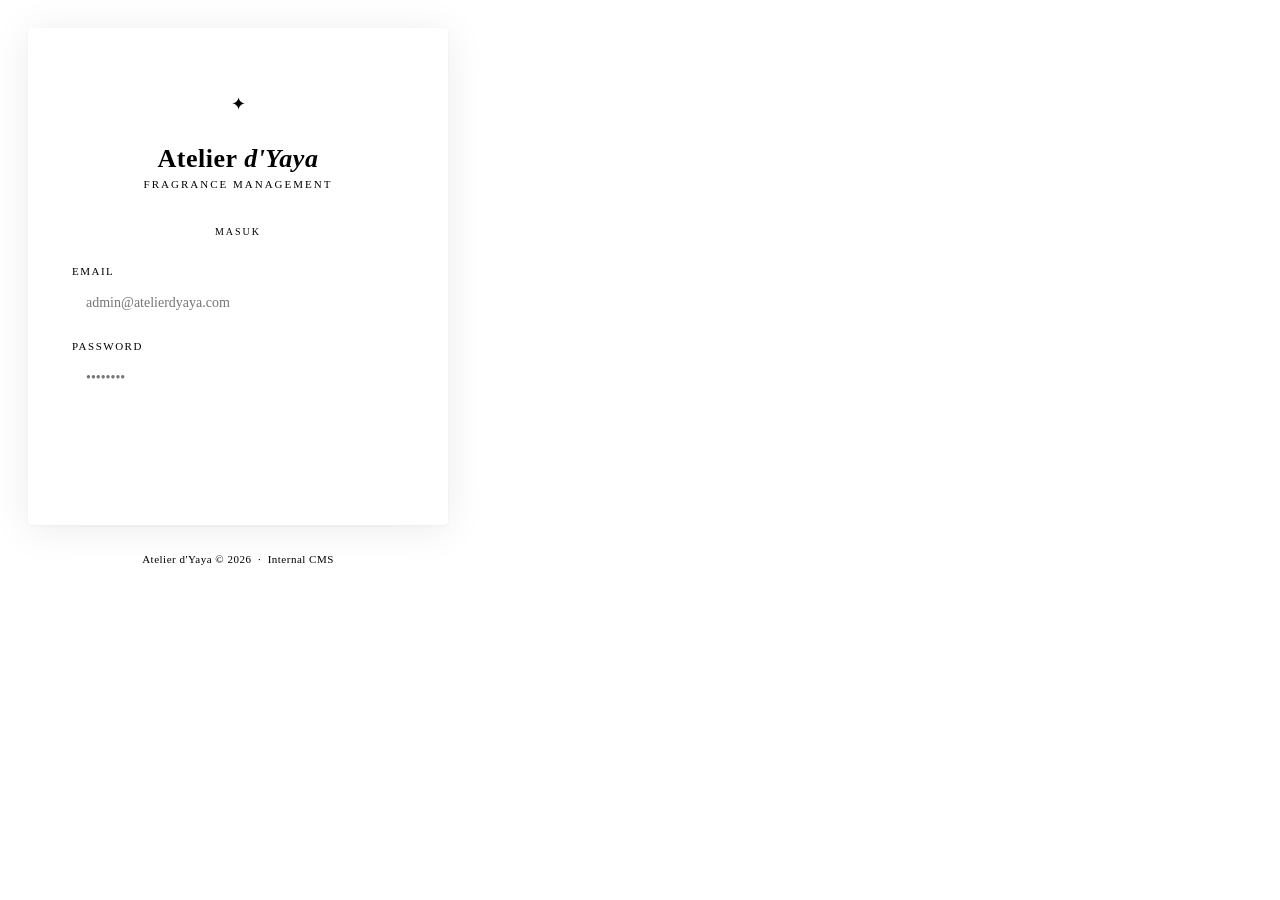
<file: atelier/index.html>
<!-- ============================================================
     ATELIER D'YAYA — Login View Fragment
     File: LoginView.html
     Di-include oleh App.html sebagai view, bukan halaman standalone.
     Tidak ada <html>, <head>, atau <body> di sini.
     ============================================================ -->

<style>
  /* ── LOGIN VIEW — scoped ke #loginView ── */
  #loginView {
    min-height: 100vh;
    background: var(--cream);
    display: flex;
    align-items: center;
    justify-content: center;
    font-family: var(--font-body);
    position: relative;
    overflow: hidden;
  }

  /* Dekoratif background */
  #loginView::before {
    content: ''; position: fixed; inset: 0; pointer-events: none;
    background-image:
      radial-gradient(ellipse at 20% 50%, rgba(184,147,62,0.08) 0%, transparent 60%),
      radial-gradient(ellipse at 80% 20%, rgba(184,147,62,0.06) 0%, transparent 50%);
  }
  #loginView::after {
    content: ''; position: fixed; inset: 0; pointer-events: none;
    background-image: repeating-linear-gradient(
      0deg, transparent, transparent 39px,
      rgba(184,147,62,0.04) 39px, rgba(184,147,62,0.04) 40px
    );
  }

  .lv-wrapper {
    position: relative; z-index: 10;
    width: 100%; max-width: 420px; padding: 20px;
  }

  .lv-card {
    background: #fff;
    border: 1px solid var(--border);
    border-radius: 4px;
    padding: 52px 44px;
    box-shadow: 0 4px 40px rgba(15,14,13,0.08), 0 1px 3px rgba(15,14,13,0.04);
    animation: lv-fadeUp 0.5s ease both;
  }
  @keyframes lv-fadeUp {
    from { opacity: 0; transform: translateY(16px); }
    to   { opacity: 1; transform: translateY(0); }
  }

  .lv-brand { text-align: center; margin-bottom: 36px; }

  .lv-brand-icon {
    width: 48px; height: 48px;
    border: 1.5px solid var(--gold); border-radius: 50%;
    display: flex; align-items: center; justify-content: center;
    margin: 0 auto 16px; color: var(--gold); font-size: 18px;
  }

  .lv-brand-name {
    font-family: var(--font-display);
    font-size: 26px; font-weight: 600; color: var(--ink); letter-spacing: 0.5px;
  }
  .lv-brand-name em { font-style: italic; color: var(--gold); }

  .lv-brand-sub {
    font-size: 11px; color: var(--muted);
    letter-spacing: 2px; text-transform: uppercase; margin-top: 4px;
  }

  .lv-divider {
    display: flex; align-items: center; gap: 12px; margin: 0 0 28px;
  }
  .lv-divider::before, .lv-divider::after {
    content: ''; flex: 1; height: 1px; background: var(--border);
  }
  .lv-divider span {
    font-size: 10px; color: var(--muted);
    letter-spacing: 2px; text-transform: uppercase;
  }

  .lv-form-group { margin-bottom: 18px; }

  .lv-form-label {
    display: block; font-size: 11px; font-weight: 500; color: var(--muted);
    letter-spacing: 1.5px; text-transform: uppercase; margin-bottom: 7px;
  }

  .lv-input {
    width: 100%; padding: 11px 14px; min-height: var(--touch-target);
    border: 1px solid var(--border); border-radius: 2px;
    font-family: var(--font-body);
    font-size: 14px; color: var(--ink); background: var(--surface);
    transition: border-color 0.2s, box-shadow 0.2s; outline: none;
    -webkit-appearance: none; appearance: none;
  }
  .lv-input:focus {
    border-color: var(--gold);
    box-shadow: 0 0 0 3px rgba(184,147,62,0.1);
    background: #fff;
  }

  .lv-btn-login {
    width: 100%; padding: 13px; min-height: var(--touch-target);
    background: var(--ink); color: #fff; border: none; border-radius: 2px;
    font-family: var(--font-body);
    font-size: 13px; font-weight: 500; letter-spacing: 1.5px;
    text-transform: uppercase; cursor: pointer; margin-top: 8px;
    transition: background 0.2s;
    display: flex; align-items: center; justify-content: center; gap: 8px;
  }
  .lv-btn-login:hover:not(:disabled) { background: var(--ink-soft); }
  .lv-btn-login:active:not(:disabled) { transform: scale(0.99); }
  .lv-btn-login:disabled { background: var(--muted); cursor: not-allowed; }

  .lv-alert {
    padding: 11px 14px; border-radius: 2px; font-size: 13px;
    margin-bottom: 16px; display: none; line-height: 1.5;
  }
  .lv-alert-error   { background: #fff0f0; border: 1px solid #fecaca; color: #b91c1c; }
  .lv-alert-success { background: #f0fdf4; border: 1px solid #bbf7d0; color: #15803d; }

  .lv-spinner {
    display: inline-block; width: 14px; height: 14px;
    border: 2px solid rgba(255,255,255,0.3); border-top-color: #fff;
    border-radius: 50%; animation: lv-spin 0.7s linear infinite;
    flex-shrink: 0;
  }
  @keyframes lv-spin { to { transform: rotate(360deg); } }

  .lv-footer {
    text-align: center; font-size: 11px; color: var(--muted);
    margin-top: 28px; letter-spacing: 0.5px;
  }

  @media (prefers-reduced-motion: reduce) {
    .lv-card { animation: none; }
    .lv-spinner { animation: none; border-top-color: rgba(255,255,255,.5); }
  }

  @media (max-width: 440px) {
    .lv-card { padding: 36px 24px; }
  }

  @media (max-width: 380px) {
    .lv-card { padding: 28px 18px; }
    .lv-brand-name { font-size: 22px; }
    .lv-btn-login { font-size: 12px; }
    .lv-wrapper { padding: 16px; }
  }
</style>

<!-- ── LOGIN HTML ── -->
<div class="lv-wrapper">
  <main>
    <div class="lv-card">
      <div class="lv-brand">
        <div class="lv-brand-icon" aria-hidden="true">✦</div>
        <div class="lv-brand-name" role="heading" aria-level="1">
          Atelier <em>d'Yaya</em>
        </div>
        <div class="lv-brand-sub" aria-label="Fragrance Management System">
          Fragrance Management
        </div>
      </div>

      <div class="lv-divider" aria-hidden="true"><span>Masuk</span></div>

      <div id="lv-alertBox"
           class="lv-alert"
           role="alert"
           aria-live="assertive"
           aria-atomic="true"></div>

      <form id="lv-loginForm"
            aria-label="Form login Atelier d'Yaya"
            novalidate
            onsubmit="lvHandleSubmit(event)">

        <div class="lv-form-group">
          <label class="lv-form-label" for="lv-email">Email</label>
          <input type="email"
                 class="lv-input"
                 id="lv-email"
                 placeholder="admin@atelierdyaya.com"
                 autocomplete="email"
                 autocapitalize="none"
                 spellcheck="false"
                 inputmode="email"
                 required
                 aria-required="true"
                 aria-describedby="lv-alertBox">
        </div>

        <div class="lv-form-group">
          <label class="lv-form-label" for="lv-password">Password</label>
          <input type="password"
                 class="lv-input"
                 id="lv-password"
                 placeholder="••••••••"
                 autocomplete="current-password"
                 required
                 aria-required="true">
        </div>

        <button type="submit"
                class="lv-btn-login"
                id="lv-btnLogin"
                aria-label="Masuk ke sistem Atelier d'Yaya">
          Masuk
        </button>
      </form>
    </div>

    <div class="lv-footer">
      Atelier d'Yaya &copy; 2026 &nbsp;·&nbsp; Internal CMS
    </div>
  </main>
</div>

<script>
// ============================================================
// LOGIN VIEW SCRIPT
// Semua fungsi diawali "lv" agar tidak bentrok dengan
// fungsi di view lain yang dimuat bersamaan.
// APP_URL dan fungsi shared (toast, escHtml) tersedia dari
// App.html container.
// ============================================================

// Cek token saat view login ditampilkan
// [FIX-HMAC-CLIENT] Token sekarang "payloadB64.sigB64" (lihat
// Auth.gs [FIX-HMAC]) — tidak bisa/perlu diverifikasi di client.
// Cukup cek token ada dan formatnya wajar (2 bagian dipisah titik),
// lalu arahkan ke dashboard secara optimis. Kalau ternyata token
// sudah tidak valid, panggilan API pertama di dashboard akan gagal
// dan otomatis kembali ke login (lihat api() di App.html).
function lvCheckExistingSession() {
  var savedToken = localStorage.getItem('ay_token');
  if (!savedToken) return;

  var looksValid = typeof savedToken === 'string' && savedToken.split('.').length === 2;

  if (looksValid) {
    showDashboardView();
    return;
  }

  // Format jelas rusak — bersihkan.
  localStorage.removeItem('ay_token');
  localStorage.removeItem('ay_user');
}

function lvHandleSubmit(e) {
  e.preventDefault();
  lvDoLogin();
}

async function lvDoLogin() {
  var email    = document.getElementById('lv-email').value.trim();
  var password = document.getElementById('lv-password').value;
  var btn      = document.getElementById('lv-btnLogin');

  if (!email) {
    lvShowAlert('Email wajib diisi.', 'error');
    document.getElementById('lv-email').focus();
    return;
  }
  if (!password) {
    lvShowAlert('Password wajib diisi.', 'error');
    document.getElementById('lv-password').focus();
    return;
  }

  btn.disabled = true;
  btn.innerHTML = '<span class="lv-spinner" aria-hidden="true"></span><span>Masuk...</span>';
  lvHideAlert();

  try {
    var res = await fetch(APP_URL, {
      method: 'POST',
      body: JSON.stringify({ action: 'login', email: email, password: password }),
    });

    if (!res.ok) throw new Error('Server error: ' + res.status);

    var data = await res.json();

    if (data.success) {
      // Simpan sesi
      localStorage.setItem('ay_token', data.token);
      localStorage.setItem('ay_user', JSON.stringify(data.user));

      // Update token di AY global state (AY tersedia di App.html)
      if (typeof AY !== 'undefined') {
        AY.token = data.token;
        AY.user  = data.user;
      }

      // Bersihkan form
      document.getElementById('lv-email').value    = '';
      document.getElementById('lv-password').value = '';
      btn.disabled    = false;
      btn.textContent = 'Masuk';

      // Pindah ke dashboard — TANPA window.location.href, TANPA blank page
      showDashboardView();

    } else {
      lvShowAlert(data.message || 'Login gagal. Periksa email dan password.', 'error');
      btn.disabled    = false;
      btn.textContent = 'Masuk';
      document.getElementById('lv-email').focus();
    }

  } catch(err) {
    console.error('[AY Login] error:', err);
    lvShowAlert('Koneksi bermasalah. Silakan coba lagi.', 'error');
    btn.disabled    = false;
    btn.textContent = 'Masuk';
  }
}

function lvShowAlert(msg, type) {
  var el = document.getElementById('lv-alertBox');
  if (!el) return;
  el.className   = 'lv-alert lv-alert-' + type;
  el.textContent = msg;
  el.style.display = 'block';
}

function lvHideAlert() {
  var el = document.getElementById('lv-alertBox');
  if (!el) return;
  el.style.display = 'none';
  el.textContent   = '';
}
</script>
</file>
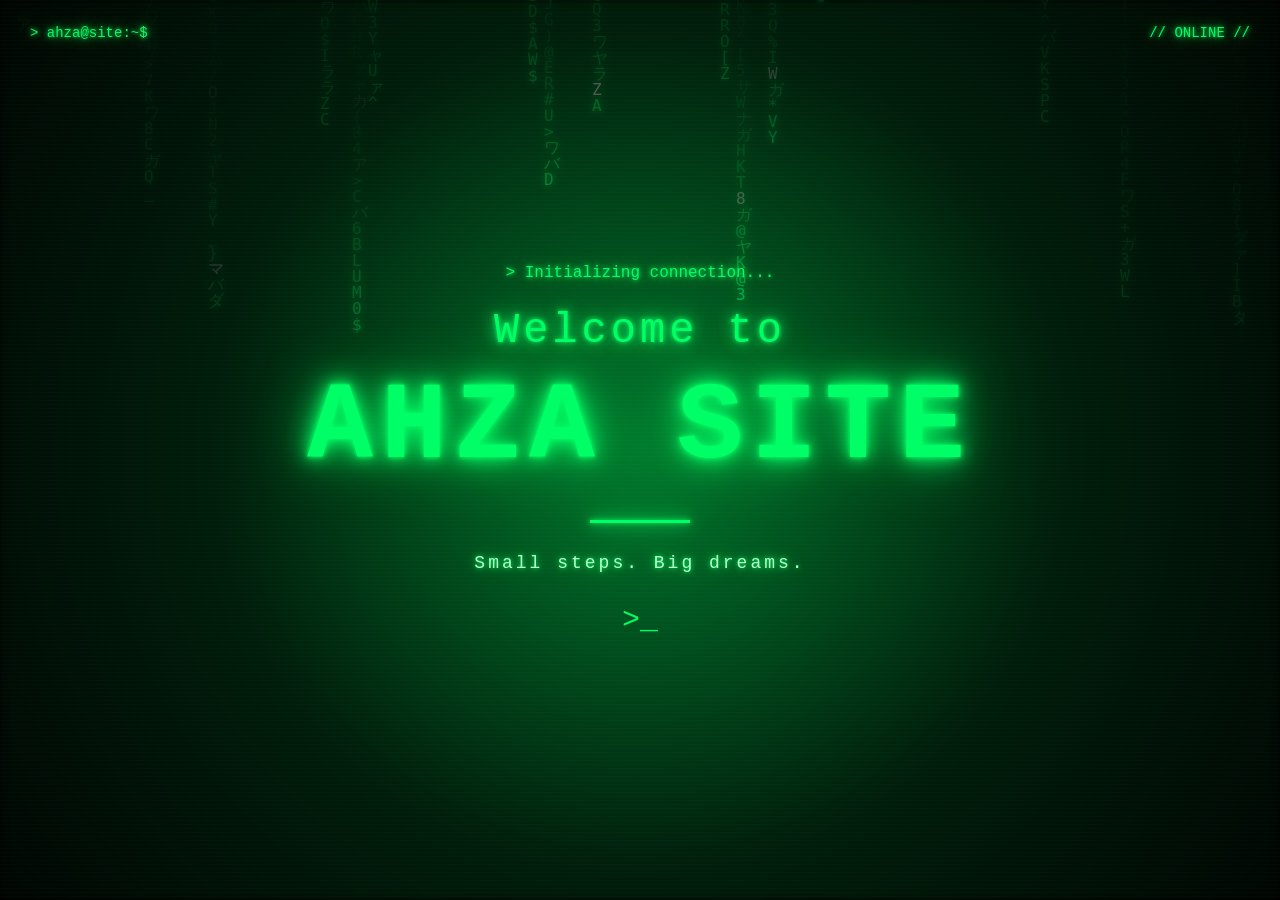
<file: ahza/knowsme.html>
<!DOCTYPE html>
<html lang="en">
<head>
    <meta charset="UTF-8">
    <meta name="viewport" content="width=device-width, initial-scale=1.0">

    <title>Ahza Site</title>

    <style>
        * {
            margin: 0;
            padding: 0;
            box-sizing: border-box;
        }

        html,
        body {
            width: 100%;
            height: 100%;
            overflow: hidden;
            font-family: "Courier New", monospace;
            background: #000;
        }

        /* =========================
           MATRIX BACKGROUND
        ========================= */

        #matrix {
            position: fixed;
            inset: 0;
            width: 100%;
            height: 100%;
            z-index: 0;
            background: #000;
        }

        /* Dark overlay */
        .overlay {
            position: fixed;
            inset: 0;
            z-index: 1;
            pointer-events: none;

            background:
                radial-gradient(
                    circle at center,
                    rgba(0, 255, 100, 0.06),
                    rgba(0, 0, 0, 0.75) 55%,
                    rgba(0, 0, 0, 0.95)
                );
        }

        /* Scanline effect */
        .scanlines {
            position: fixed;
            inset: 0;
            z-index: 2;
            pointer-events: none;

            background: repeating-linear-gradient(
                to bottom,
                rgba(255, 255, 255, 0.015) 0px,
                rgba(255, 255, 255, 0.015) 1px,
                transparent 1px,
                transparent 4px
            );
        }

        /* =========================
           MAIN CONTENT
        ========================= */

        .container {
            position: relative;
            z-index: 3;

            width: 100%;
            height: 100vh;

            display: flex;
            justify-content: center;
            align-items: center;

            text-align: center;
            color: #00ff66;
        }

        .content {
            padding: 40px;
        }

        .terminal {
            font-size: 16px;
            margin-bottom: 25px;
            color: #00ff66;

            text-shadow:
                0 0 5px #00ff66,
                0 0 15px rgba(0, 255, 100, 0.8);
        }

        .welcome {
            font-size: clamp(24px, 4vw, 42px);
            font-weight: normal;
            letter-spacing: 4px;

            text-shadow:
                0 0 5px #00ff66,
                0 0 15px #00ff66,
                0 0 35px rgba(0, 255, 100, 0.7);
        }

        .title {
            margin-top: 10px;

            font-size: clamp(55px, 10vw, 110px);
            font-weight: bold;
            letter-spacing: 8px;

            color: #00ff66;

            text-shadow:
                0 0 5px #00ff66,
                0 0 15px #00ff66,
                0 0 30px #00ff66,
                0 0 60px rgba(0, 255, 100, 0.8);

            animation: glow 2s infinite alternate;
        }

        .line {
            width: 100px;
            height: 3px;

            margin: 30px auto;

            background: #00ff66;

            box-shadow:
                0 0 5px #00ff66,
                0 0 15px #00ff66,
                0 0 30px #00ff66;
        }

        .subtitle {
            font-size: 18px;
            letter-spacing: 3px;
            color: #b8ffca;

            text-shadow:
                0 0 5px #00ff66,
                0 0 15px rgba(0, 255, 100, 0.7);
        }

        .cursor {
            display: inline-block;
            margin-top: 30px;

            font-size: 30px;
            color: #00ff66;

            animation: blink 0.8s infinite;
        }

        /* =========================
           TOP TERMINAL INFO
        ========================= */

        .top-left,
        .top-right {
            position: fixed;
            z-index: 4;
            top: 25px;

            font-size: 14px;
            color: #00ff66;

            text-shadow:
                0 0 5px #00ff66,
                0 0 15px rgba(0, 255, 100, 0.8);
        }

        .top-left {
            left: 30px;
        }

        .top-right {
            right: 30px;
        }

        /* =========================
           ANIMATIONS
        ========================= */

        @keyframes glow {
            from {
                text-shadow:
                    0 0 5px #00ff66,
                    0 0 15px #00ff66,
                    0 0 30px #00ff66;
            }

            to {
                text-shadow:
                    0 0 5px #00ff66,
                    0 0 20px #00ff66,
                    0 0 45px #00ff66,
                    0 0 70px rgba(0, 255, 100, 0.8);
            }
        }

        @keyframes blink {
            0%,
            45% {
                opacity: 1;
            }

            46%,
            100% {
                opacity: 0;
            }
        }

        /* =========================
           MOBILE
        ========================= */

        @media (max-width: 600px) {

            .top-left {
                left: 15px;
                top: 15px;
                font-size: 11px;
            }

            .top-right {
                right: 15px;
                top: 15px;
                font-size: 11px;
            }

            .content {
                padding: 20px;
            }

            .welcome {
                letter-spacing: 2px;
            }

            .title {
                letter-spacing: 3px;
            }

            .subtitle {
                font-size: 13px;
                letter-spacing: 1px;
            }
        }
    </style>
</head>

<body>

    <!-- Matrix Canvas -->
    <canvas id="matrix"></canvas>

    <!-- Visual Effects -->
    <div class="overlay"></div>
    <div class="scanlines"></div>

    <!-- Terminal Labels -->
    <div class="top-left">
        &gt; ahza@site:~$
    </div>

    <div class="top-right">
        // ONLINE //
    </div>

    <!-- Main Content -->
    <main class="container">

        <div class="content">

            <div class="terminal">
                &gt; Initializing connection...
            </div>

            <div class="welcome">
                Welcome to
            </div>

            <div class="title">
                AHZA SITE
            </div>

            <div class="line"></div>

            <div class="subtitle">
                Small steps. Big dreams.
            </div>

            <div class="cursor">
                &gt;_
            </div>

        </div>

    </main>


    <script>
        /* =====================================
           MATRIX RAIN EFFECT
        ===================================== */

        const canvas = document.getElementById("matrix");
        const ctx = canvas.getContext("2d");

        let width;
        let height;

        let fontSize = 16;
        let columns;
        let drops;

        const characters =
            "アァカサタナハマヤャラワガザダバパ" +
            "ABCDEFGHIJKLMNOPQRSTUVWXYZ" +
            "0123456789" +
            "!@#$%^&*()_+-=[]{}<>?/";


        function resizeCanvas() {

            width = canvas.width = window.innerWidth;
            height = canvas.height = window.innerHeight;

            columns = Math.floor(width / fontSize);

            drops = [];

            for (let i = 0; i < columns; i++) {
                drops[i] = Math.random() * -100;
            }
        }


        function drawMatrix() {

            /*
             * Semi-transparent black layer.
             * This creates the fading trail effect.
             */

            ctx.fillStyle = "rgba(0, 0, 0, 0.055)";
            ctx.fillRect(0, 0, width, height);


            ctx.font = fontSize + "px monospace";


            for (let i = 0; i < drops.length; i++) {

                const character =
                    characters[
                        Math.floor(
                            Math.random() * characters.length
                        )
                    ];

                /*
                 * Most characters are darker.
                 * Some become brighter naturally.
                 */

                if (Math.random() > 0.96) {
                    ctx.fillStyle = "#ffffff";
                } else {
                    ctx.fillStyle = "#00ff66";
                }

                ctx.shadowBlur = 8;
                ctx.shadowColor = "#00ff66";

                ctx.fillText(
                    character,
                    i * fontSize,
                    drops[i] * fontSize
                );


                /*
                 * Reset the column after it reaches
                 * the bottom of the screen.
                 */

                if (
                    drops[i] * fontSize > height &&
                    Math.random() > 0.975
                ) {
                    drops[i] = 0;
                }

                drops[i]++;
            }
        }


        /* Initial setup */
        resizeCanvas();


        /* Resize when browser window changes */
        window.addEventListener(
            "resize",
            resizeCanvas
        );


        /* Start Matrix animation */
        setInterval(
            drawMatrix,
            45
        );
    </script>

</body>
</html>
</file>
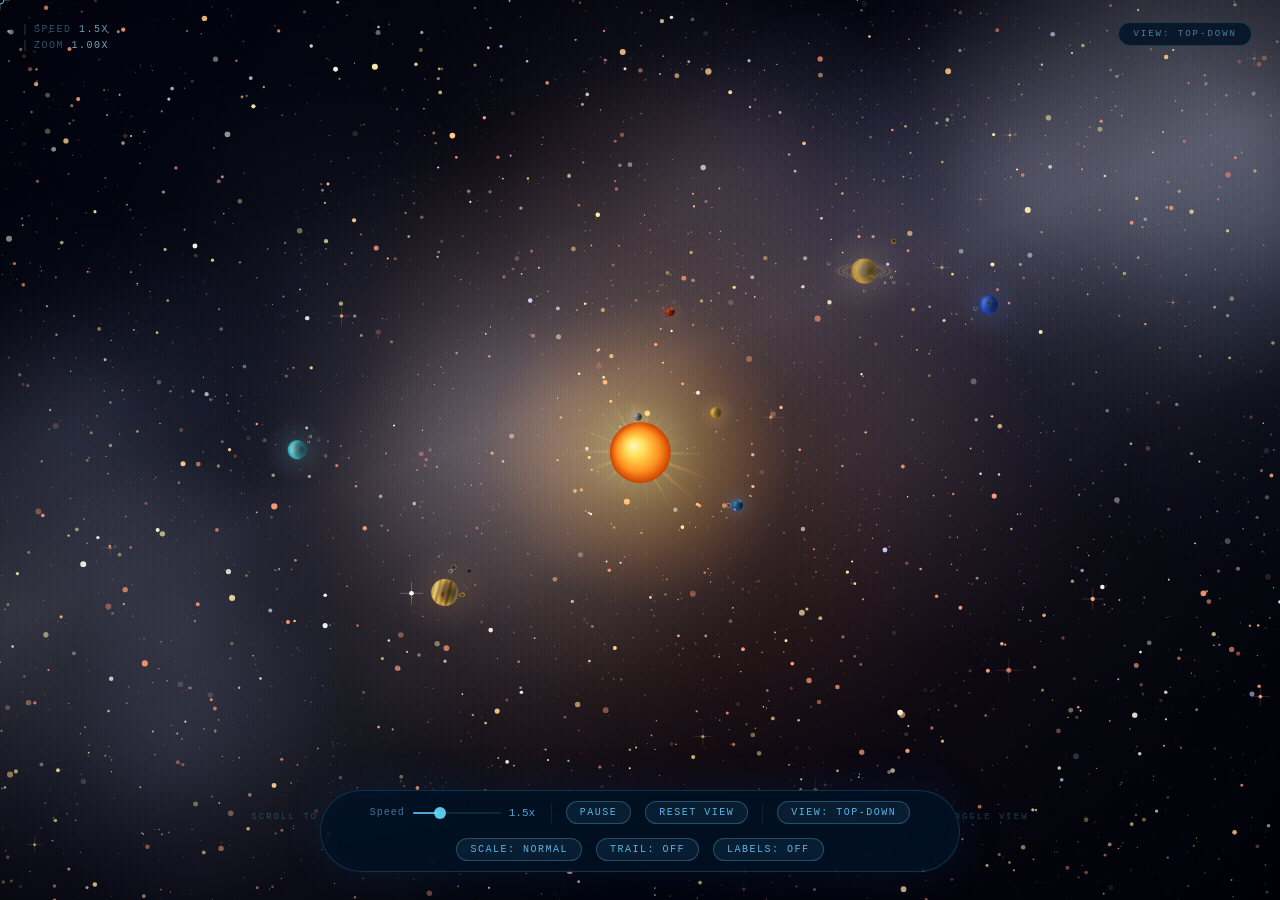
<file: science/tata-surya.html>
<!DOCTYPE html>
<html lang="en">
<head>
<meta charset="UTF-8">
<meta name="viewport" content="width=device-width, initial-scale=1.0">
<title>Solar System — Ultimate Edition</title>
<style>
:root{
  --font-display:'Segoe UI',-apple-system,BlinkMacSystemFont,'Helvetica Neue',Arial,sans-serif;
  --font-mono:'Courier New',monospace;
  --ease-premium:cubic-bezier(.16,1,.3,1);
  --accent:100,200,255;
}
*{margin:0;padding:0;box-sizing:border-box;}
body{background:#000;overflow:hidden;font-family:var(--font-mono);cursor:none;}
#canvas{
  display:block;position:fixed;top:0;left:0;
  opacity:0;transition:opacity 1.4s var(--ease-premium);
}
#canvas.ready{opacity:1;}

/* ── Custom cursor ─── */
#cursor{position:fixed;pointer-events:none;z-index:9999;width:20px;height:20px;margin:-10px 0 0 -10px;transition:transform 0.2s var(--ease-premium);}
#cursor svg{width:100%;height:100%;}

/* ── HUD ─── */
#hud{position:fixed;top:24px;left:24px;pointer-events:none;z-index:150;opacity:0;transform:translateY(6px);transition:opacity 0.6s var(--ease-premium),transform 0.6s var(--ease-premium);}
#hud.visible{opacity:1;transform:translateY(0);}
.hud-line{font-family:var(--font-mono);font-size:10px;letter-spacing:1.5px;color:rgba(100,200,255,0.4);margin-bottom:5px;text-transform:uppercase;border-left:2px solid rgba(100,200,255,0.15);padding-left:8px;}
.hud-line span{color:rgba(160,220,255,0.72);}
.hud-line.warn{color:rgba(255,180,80,0.5);border-left-color:rgba(255,180,80,0.3);}

/* ── Controls bar ─── */
#controls{
  position:fixed;bottom:28px;left:50%;transform:translateX(-50%) translateY(10px);
  display:flex;align-items:center;gap:14px;flex-wrap:wrap;justify-content:center;
  background:rgba(0,18,36,0.88);border:1px solid rgba(100,200,255,0.18);
  backdrop-filter:blur(16px);-webkit-backdrop-filter:blur(16px);
  border-radius:50px;padding:10px 24px;pointer-events:all;
  opacity:0;transition:opacity 0.55s var(--ease-premium),transform 0.55s var(--ease-premium);
  box-shadow:0 0 46px rgba(0,100,200,0.14),inset 0 0 20px rgba(0,50,100,0.08);
  max-width:92vw;
}
#controls.visible{opacity:1;transform:translateX(-50%) translateY(0);}
.ctrl-btn{
  background:rgba(100,200,255,0.08);border:1px solid rgba(100,200,255,0.28);
  color:rgba(100,200,255,0.88);padding:5px 13px;border-radius:20px;
  cursor:pointer;font-family:var(--font-mono);font-size:10px;
  letter-spacing:1.5px;text-transform:uppercase;transition:all 0.22s var(--ease-premium);
  white-space:nowrap;user-select:none;
}
.ctrl-btn:hover{background:rgba(100,200,255,0.22);border-color:rgba(100,200,255,0.55);transform:translateY(-1px);}
.ctrl-btn:active{transform:translateY(0) scale(0.94);}
.ctrl-btn.active{background:rgba(255,170,50,0.15);border-color:rgba(255,170,50,0.5);color:rgba(255,200,90,0.95);}
.ctrl-sep{width:1px;height:20px;background:rgba(100,200,255,0.1);flex-shrink:0;}
.speed-wrap{display:flex;align-items:center;gap:8px;}
.speed-label{font-family:var(--font-mono);color:rgba(100,200,255,0.55);font-size:10px;letter-spacing:1px;white-space:nowrap;}
#speedSlider{
  -webkit-appearance:none;appearance:none;width:88px;height:2px;
  background:linear-gradient(to right,rgba(100,200,255,0.8) var(--pct,28%),rgba(100,200,255,0.12) var(--pct,28%));
  border-radius:2px;outline:none;cursor:pointer;
}
#speedSlider::-webkit-slider-thumb{
  -webkit-appearance:none;width:12px;height:12px;
  background:rgba(100,220,255,0.9);border-radius:50%;
  animation:thumbPulse 2.6s ease-in-out infinite;
}
#speedSlider::-moz-range-thumb{
  width:12px;height:12px;border:none;border-radius:50%;
  background:rgba(100,220,255,0.9);box-shadow:0 0 8px rgba(100,220,255,0.8);
}
@keyframes thumbPulse{
  0%,100%{box-shadow:0 0 6px rgba(100,220,255,0.6);}
  50%{box-shadow:0 0 14px rgba(100,220,255,0.95);}
}
#speedVal{font-family:var(--font-mono);color:rgba(100,200,255,0.8);font-size:11px;min-width:28px;}

/* ── Info panel ─── */
#info-panel{
  position:fixed;right:28px;top:50%;
  width:276px;max-height:88vh;overflow-y:auto;
  background:rgba(0,8,22,0.93);border:1px solid rgba(100,200,255,0.18);border-radius:12px;
  backdrop-filter:blur(22px);-webkit-backdrop-filter:blur(22px);
  padding:26px;pointer-events:none;
  opacity:0;transition:opacity 0.45s var(--ease-premium),transform 0.45s var(--ease-premium);
  transform:translateY(-50%) translateX(18px) scale(0.97);
  box-shadow:0 0 70px rgba(0,80,160,0.2),inset 0 0 40px rgba(0,30,70,0.08);
  scrollbar-width:thin;scrollbar-color:rgba(100,200,255,0.18) transparent;
}
#info-panel::-webkit-scrollbar{width:3px;}
#info-panel::-webkit-scrollbar-thumb{background:rgba(100,200,255,0.18);border-radius:2px;}
#info-panel.visible{opacity:1;transform:translateY(-50%) translateX(0) scale(1);pointer-events:all;}
.panel-close{position:absolute;top:13px;right:13px;color:rgba(100,200,255,0.45);cursor:pointer;font-size:14px;transition:color 0.2s ease,transform 0.25s var(--ease-premium);display:inline-block;}
.panel-close:hover{color:rgba(100,200,255,0.9);transform:rotate(90deg) scale(1.15);}
.panel-line{width:36px;height:1px;background:rgba(100,200,255,0.4);margin-bottom:16px;}
.panel-name{
  font-family:var(--font-display);font-size:23px;font-weight:300;
  color:rgba(210,235,255,0.97);letter-spacing:4px;text-transform:uppercase;
  margin-bottom:4px;text-shadow:0 0 18px rgba(100,200,255,0.35);
}
.panel-sub{font-family:var(--font-mono);font-size:9px;color:rgba(100,180,255,0.5);letter-spacing:3px;margin-bottom:20px;}
.panel-row{display:flex;justify-content:space-between;align-items:baseline;margin-bottom:11px;border-bottom:1px solid rgba(100,200,255,0.05);padding-bottom:9px;}
.panel-key{font-family:var(--font-mono);font-size:9px;letter-spacing:1.5px;color:rgba(100,180,255,0.5);text-transform:uppercase;flex-shrink:0;}
.panel-val{font-family:var(--font-mono);font-size:11px;color:rgba(200,232,255,0.85);letter-spacing:0.5px;text-align:right;margin-left:8px;}
.panel-moons{margin-top:14px;}
.panel-moons-title{font-family:var(--font-mono);font-size:9px;letter-spacing:1.5px;color:rgba(100,180,255,0.5);text-transform:uppercase;margin-bottom:8px;}
.moon-tag{display:inline-block;background:rgba(100,200,255,0.07);border:1px solid rgba(100,200,255,0.14);color:rgba(180,220,255,0.68);font-family:var(--font-mono);font-size:9px;letter-spacing:1px;padding:3px 7px;border-radius:3px;margin:2px;transition:background 0.2s ease,border-color 0.2s ease;}
.moon-tag:hover{background:rgba(100,200,255,0.16);border-color:rgba(100,200,255,0.32);}
.panel-divider{width:100%;height:1px;background:rgba(100,200,255,0.09);margin:14px 0 12px;}
.panel-galaxy-title{font-family:var(--font-mono);font-size:9px;letter-spacing:1.5px;color:rgba(100,180,255,0.5);text-transform:uppercase;margin-bottom:10px;}

/* ── Tooltip ─── */
#tooltip{
  position:fixed;pointer-events:none;z-index:200;
  background:rgba(0,10,22,0.9);border:1px solid rgba(100,200,255,0.28);
  color:rgba(200,232,255,0.92);font-family:var(--font-mono);font-size:10px;letter-spacing:2px;
  padding:5px 11px;border-radius:4px;text-transform:uppercase;
  opacity:0;transform:translateX(-4px);
  transition:opacity 0.2s var(--ease-premium),transform 0.2s var(--ease-premium);
  backdrop-filter:blur(8px);
}
#tooltip.visible{opacity:1;transform:translateX(0);}
#tooltip::after{
  content:'';position:absolute;left:-4px;top:50%;width:8px;height:8px;
  background:rgba(0,10,22,0.9);
  border-left:1px solid rgba(100,200,255,0.28);border-bottom:1px solid rgba(100,200,255,0.28);
  transform:translateY(-50%) rotate(45deg);
}

/* ── Scale banner ─── */
#scale-banner{
  position:fixed;top:22px;left:50%;transform:translateX(-50%) translateY(-6px);
  background:rgba(255,140,30,0.1);border:1px solid rgba(255,155,40,0.32);
  color:rgba(255,185,75,0.92);font-family:var(--font-mono);font-size:9px;letter-spacing:2px;text-transform:uppercase;
  padding:6px 16px;border-radius:20px;pointer-events:none;
  opacity:0;transition:opacity 0.45s var(--ease-premium),transform 0.45s var(--ease-premium);
  backdrop-filter:blur(8px);white-space:nowrap;
}
#scale-banner.visible{opacity:1;transform:translateX(-50%) translateY(0);}

/* ── View mode badge ─── */
#view-badge{
  position:fixed;top:22px;right:28px;transform:translateY(-6px);
  background:rgba(0,18,36,0.82);border:1px solid rgba(100,200,255,0.2);
  color:rgba(100,200,255,0.6);font-family:var(--font-mono);font-size:9px;letter-spacing:2px;text-transform:uppercase;
  padding:6px 14px;border-radius:20px;pointer-events:none;
  opacity:0;transition:opacity 0.45s var(--ease-premium),transform 0.45s var(--ease-premium);
  backdrop-filter:blur(8px);
}
#view-badge.visible{opacity:1;transform:translateY(0);}

/* ── Zoom hint ─── */
#zoom-hint{position:fixed;bottom:78px;left:50%;transform:translateX(-50%);font-family:var(--font-mono);font-size:9px;letter-spacing:2px;color:rgba(100,200,255,0.28);pointer-events:none;opacity:0;transition:opacity 1s var(--ease-premium);text-transform:uppercase;white-space:nowrap;}
#zoom-hint.visible{opacity:1;}
</style>
</head>
<body>
<canvas id="canvas"></canvas>

<div id="cursor">
  <svg viewBox="0 0 20 20" fill="none">
    <circle cx="10" cy="10" r="4" stroke="rgba(100,220,255,0.9)" stroke-width="1"/>
    <line x1="10" y1="0" x2="10" y2="6" stroke="rgba(100,220,255,0.6)" stroke-width="0.8"/>
    <line x1="10" y1="14" x2="10" y2="20" stroke="rgba(100,220,255,0.6)" stroke-width="0.8"/>
    <line x1="0" y1="10" x2="6" y2="10" stroke="rgba(100,220,255,0.6)" stroke-width="0.8"/>
    <line x1="14" y1="10" x2="20" y2="10" stroke="rgba(100,220,255,0.6)" stroke-width="0.8"/>
  </svg>
</div>

<!-- HUD -->
<div id="hud">
  <div class="hud-line">Speed <span id="hud-speed">1.5x</span></div>
  <div class="hud-line">Zoom <span id="hud-zoom">1.00x</span></div>
  <div class="hud-line" id="hud-focus-row" style="display:none">Focus <span id="hud-focus-name">—</span></div>
  <div class="hud-line warn" id="hud-hint" style="display:none">Click empty space / press R to reset view</div>
</div>

<div id="scale-banner">⬤ True Scale — sizes &amp; distances proportional · scroll / click to explore</div>
<div id="view-badge">View: Top-down</div>
<div id="zoom-hint">Scroll to zoom toward cursor · Drag (right/middle click) to pan · Click planet to focus · V = toggle view</div>
<div id="tooltip"></div>

<!-- Info panel -->
<div id="info-panel">
  <span class="panel-close" id="panel-close">✕</span>
  <div class="panel-line"></div>
  <div class="panel-name" id="p-name">—</div>
  <div class="panel-sub" id="p-sub">—</div>
  <div class="panel-row"><span class="panel-key">Diameter</span><span class="panel-val" id="p-diam">—</span></div>
  <div class="panel-row" id="row-dist"><span class="panel-key">Dist. from Sun</span><span class="panel-val" id="p-dist">—</span></div>
  <div class="panel-row" id="row-distearth"><span class="panel-key">Dist. from Earth</span><span class="panel-val" id="p-distearth">—</span></div>
  <div class="panel-row"><span class="panel-key">Orbital Period</span><span class="panel-val" id="p-period">—</span></div>
  <div class="panel-row"><span class="panel-key">Orbital Speed</span><span class="panel-val" id="p-speed">—</span></div>
  <div class="panel-row"><span class="panel-key">Inclination</span><span class="panel-val" id="p-incl">—</span></div>
  <div class="panel-row"><span class="panel-key">Discovered</span><span class="panel-val" id="p-discovered">—</span></div>
  <div class="panel-row" id="row-moons"><span class="panel-key">Moons</span><span class="panel-val" id="p-mooncount">—</span></div>
  <div class="panel-moons" id="p-moonsection">
    <div class="panel-moons-title">Moon names</div>
    <div id="p-moonnames"></div>
  </div>
  <div class="panel-divider"></div>
  <div class="panel-galaxy-title">Our place in the universe</div>
  <div class="panel-row"><span class="panel-key">Galaxy</span><span class="panel-val">Milky Way</span></div>
  <div class="panel-row" style="border:none;padding-bottom:0"><span class="panel-key">Nearest galaxy</span><span class="panel-val">Andromeda<br><span style="font-size:10px;color:rgba(140,180,255,0.55)">2.537M light-years</span></span></div>
</div>

<!-- Controls -->
<div id="controls">
  <div class="speed-wrap">
    <span class="speed-label">Speed</span>
    <input type="range" id="speedSlider" min="0.1" max="5" step="0.05" value="1.5">
    <span id="speedVal">1.5x</span>
  </div>
  <div class="ctrl-sep"></div>
  <button class="ctrl-btn" id="pauseBtn">Pause</button>
  <button class="ctrl-btn" id="resetBtn">Reset View</button>
  <div class="ctrl-sep"></div>
  <button class="ctrl-btn" id="viewBtn" title="Toggle isometric / top-down (V)">View: Top-down</button>
  <button class="ctrl-btn" id="scaleBtn" title="Toggle true scale">Scale: Normal</button>
  <button class="ctrl-btn" id="trailBtn" title="Toggle orbit trails (T)">Trail: Off</button>
  <button class="ctrl-btn" id="labelBtn" title="Toggle planet labels (L)">Labels: Off</button>
</div>

<script>
(function(){
'use strict';

/* ══════════════════════════════════════════════════
   CANVAS SETUP
══════════════════════════════════════════════════ */
const canvas = document.getElementById('canvas');
const ctx    = canvas.getContext('2d');
const DPR    = window.devicePixelRatio || 1;
let W, H, CX, CY, maxR;

function resizeCanvas(){
  W = window.innerWidth; H = window.innerHeight;
  canvas.style.width  = W + 'px';
  canvas.style.height = H + 'px';
  canvas.width  = W * DPR;
  canvas.height = H * DPR;
  ctx.scale(DPR, DPR);
  CX = W / 2; CY = H / 2;
  // Clamp to a sane minimum so orbit radii can never collapse to zero/negative
  // on very small viewports (this previously caused a Canvas IndexSizeError).
  maxR = Math.max(60, Math.min(W, H) / 2 - 50);
  computeOrbits();
}

/* ══════════════════════════════════════════════════
   STATE
══════════════════════════════════════════════════ */
let simSpeed    = 1.5;
let paused      = false;
let lastTime    = null;
let elapsed     = 0;
let mouseX      = 400, mouseY = 300;
let hoveredObj  = null;
let uiTimer     = null;

// Camera (smoothed zoom/pan)
let zoom       = 1, targetZoom = 1;
let camX       = 0, camY = 0, targetCamX = 0, targetCamY = 0;
let focusedObj = null;
let parallaxX  = 0, parallaxY = 0, targetParX = 0, targetParY = 0;

// Manual drag-pan state (right/middle mouse button — merged from Code 1)
let isPanning  = false;
let panStartX  = 0, panStartY = 0, panOriginX = 0, panOriginY = 0;

// Feature flags
let isoView       = false;   // FEATURE 1: isometric toggle (V key)
let trueScaleMode = false;   // FEATURE 2: true scale
let trailsEnabled = false;   // FEATURE 3: orbit trails
let labelsEnabled = false;   // FEATURE 4: planet name labels

// Trail config
const TRAIL_LEN    = 130;
const TRAIL_RECORD = 2;
let   trailFrame   = 0;

/* ══════════════════════════════════════════════════
   FEATURE 1 — ISOMETRIC PROJECTION
   Tilt 18° from above → sin(18°) ≈ 0.309
   Real per-planet orbital inclination applied.
   project(cx,cy,r,angle,inclRad) → {sx,sy}
══════════════════════════════════════════════════ */
const VIEW_TILT = Math.sin(18 * Math.PI / 180); // ~0.309

function project(cx, cy, r, angle, inclRad){
  const x3 =  r * Math.cos(angle);
  const y3 =  r * Math.sin(angle) * Math.cos(inclRad);
  const z3 =  r * Math.sin(angle) * Math.sin(inclRad);
  if(isoView){
    return {
      sx: cx + x3,
      sy: cy + y3 * Math.cos(VIEW_TILT) - z3 * Math.sin(VIEW_TILT)
    };
  } else {
    return { sx: cx + x3, sy: cy + y3 };
  }
}

/* ══════════════════════════════════════════════════
   PHYSICAL CONSTANTS
══════════════════════════════════════════════════ */
const SUN_REAL_R   = 696000;        // km — Sun's physical radius
const SUN_VIS_R    = 30;            // px — visual Sun radius (cinematic)
const TS_SUN_PX    = 50;            // px — visual Sun radius (true scale)
const AU_KM        = 149597870.7;   // km per 1 AU
const OORT_AU      = 100000;        // AU — reference Oort Cloud boundary

const AU_DATA = [0.387, 0.723, 1.0, 1.524, 5.203, 9.537, 19.19, 30.07, 39.48];
const DIST_KM = AU_DATA.map(au => au * AU_KM);

let orbitRadii = [];
let TS_sizePx  = 1; // px per km — SIZE scale (true scale)
let TS_distPx  = 1; // px per km — DISTANCE scale (true scale)
let CIN_sunR   = SUN_VIS_R;

/* ══════════════════════════════════════════════════
   PLANET DATA
══════════════════════════════════════════════════ */
const PLANET_DATA = [
  {
    name:'Mercury', type:'TERRESTRIAL PLANET',
    diameter:'4,879 km', distSun:'57.9M km (0.39 AU)', distEarth:'77.3M – 222M km',
    period:'88 days', orbSpeed:'47.4 km/s', discovered:'Known since antiquity',
    inclDeg:7.00, realR:2439, realDistAU:0.387,
    bloomColor:'rgba(180,180,180,', rotSpeed:0.008, orbitSpeed:4.74,
    atmColor:null, moons:[], info:{moonCount:0}
  },
  {
    name:'Venus', type:'TERRESTRIAL PLANET',
    diameter:'12,104 km', distSun:'108.2M km (0.72 AU)', distEarth:'38.2M – 261M km',
    period:'225 days', orbSpeed:'35.0 km/s', discovered:'Known since antiquity',
    inclDeg:3.39, realR:6051, realDistAU:0.723,
    bloomColor:'rgba(232,197,110,', rotSpeed:-0.003, orbitSpeed:1.62,
    atmColor:'rgba(220,180,80,0.2)', moons:[], info:{moonCount:0}
  },
  {
    name:'Earth', type:'TERRESTRIAL PLANET',
    diameter:'12,742 km', distSun:'149.6M km (1.00 AU)', distEarth:'—',
    period:'365.25 days', orbSpeed:'29.8 km/s', discovered:'Home planet',
    inclDeg:0.00, realR:6371, realDistAU:1.0,
    bloomColor:'rgba(42,127,212,', rotSpeed:0.025, orbitSpeed:1.0,
    atmColor:null,
    moons:[{name:'Moon',realR_km:1737,moonDistKm:384400,orbitR:9,orbitSpeed:2.2,color:'#b0b0b0',colorAlt:'#888',phase:0}],
    info:{moonCount:1}
  },
  {
    name:'Mars', type:'TERRESTRIAL PLANET',
    diameter:'6,779 km', distSun:'227.9M km (1.52 AU)', distEarth:'54.6M – 401M km',
    period:'687 days', orbSpeed:'24.1 km/s', discovered:'Known since antiquity',
    inclDeg:1.85, realR:3389, realDistAU:1.524,
    bloomColor:'rgba(193,68,14,', rotSpeed:0.024, orbitSpeed:0.531,
    atmColor:'rgba(200,80,30,0.1)',
    moons:[
      {name:'Phobos',realR_km:11,  moonDistKm:9376,  orbitR:7,  orbitSpeed:6.0,color:'#777',colorAlt:'#555',phase:0},
      {name:'Deimos',realR_km:6,   moonDistKm:23460, orbitR:11, orbitSpeed:2.5,color:'#999',colorAlt:'#777',phase:1.5}
    ],
    info:{moonCount:2}
  },
  {
    name:'Jupiter', type:'GAS GIANT',
    diameter:'139,820 km', distSun:'778.5M km (5.20 AU)', distEarth:'588M – 968M km',
    period:'11.86 years', orbSpeed:'13.1 km/s', discovered:'Known since antiquity',
    inclDeg:1.30, realR:69911, realDistAU:5.203,
    bloomColor:'rgba(200,139,58,', rotSpeed:0.08, orbitSpeed:0.084,
    atmColor:'rgba(200,140,60,0.12)',
    moons:[
      {name:'Io',      realR_km:1821,moonDistKm:421800, orbitR:18,orbitSpeed:4.5,color:'#d4a830',colorAlt:'#c08010',phase:0},
      {name:'Europa',  realR_km:1560,moonDistKm:671100, orbitR:22,orbitSpeed:2.8,color:'#c8c0b0',colorAlt:'#a8a098',phase:1},
      {name:'Ganymede',realR_km:2634,moonDistKm:1070400,orbitR:27,orbitSpeed:1.8,color:'#8a7868',colorAlt:'#6a5848',phase:2.5},
      {name:'Callisto',realR_km:2410,moonDistKm:1882700,orbitR:33,orbitSpeed:1.1,color:'#555060',colorAlt:'#403848',phase:4}
    ],
    info:{moonCount:115}
  },
  {
    name:'Saturn', type:'GAS GIANT',
    diameter:'116,460 km', distSun:'1,432M km (9.58 AU)', distEarth:'1,195M – 1,660M km',
    period:'29.46 years', orbSpeed:'9.7 km/s', discovered:'Known since antiquity',
    inclDeg:2.49, realR:58232, realDistAU:9.537,
    bloomColor:'rgba(228,200,124,', rotSpeed:0.07, orbitSpeed:0.034,
    atmColor:'rgba(220,190,100,0.1)', hasRings:true,
    moons:[
      {name:'Mimas',    realR_km:198, moonDistKm:185520,  orbitR:20,orbitSpeed:5.5,color:'#c0b8b0',colorAlt:'#a0a098',phase:0},
      {name:'Enceladus',realR_km:252, moonDistKm:238020,  orbitR:24,orbitSpeed:4.2,color:'#e8e8f0',colorAlt:'#d0d0e0',phase:0.8},
      {name:'Tethys',   realR_km:531, moonDistKm:294660,  orbitR:28,orbitSpeed:3.3,color:'#c8c0b8',colorAlt:'#a8a0a0',phase:1.8},
      {name:'Dione',    realR_km:561, moonDistKm:377400,  orbitR:32,orbitSpeed:2.7,color:'#c0b8b0',colorAlt:'#a0a0a0',phase:2.8},
      {name:'Rhea',     realR_km:764, moonDistKm:527040,  orbitR:36,orbitSpeed:2.0,color:'#bab0a8',colorAlt:'#9a9090',phase:0.5},
      {name:'Titan',    realR_km:2574,moonDistKm:1221870, orbitR:42,orbitSpeed:1.4,color:'#c8882a',colorAlt:'#a06010',phase:3.5},
      {name:'Iapetus',  realR_km:735, moonDistKm:3560820, orbitR:50,orbitSpeed:0.8,color:'#888070',colorAlt:'#686058',phase:1.2},
      {name:'Hyperion', realR_km:135, moonDistKm:1481010, orbitR:46,orbitSpeed:1.1,color:'#a09080',colorAlt:'#807060',phase:5.0}
    ],
    info:{moonCount:285}
  },
  {
    name:'Uranus', type:'ICE GIANT',
    diameter:'50,724 km', distSun:'2,867M km (19.2 AU)', distEarth:'2,580M – 3,150M km',
    period:'84.01 years', orbSpeed:'6.8 km/s', discovered:'1781 — William Herschel',
    inclDeg:0.77, realR:25362, realDistAU:19.19,
    bloomColor:'rgba(125,232,232,', rotSpeed:-0.045, orbitSpeed:0.012,
    atmColor:'rgba(100,220,220,0.13)',
    moons:[
      {name:'Miranda',realR_km:235,moonDistKm:129900, orbitR:14,orbitSpeed:4.0,color:'#c0b8c0',colorAlt:'#a098a0',phase:0},
      {name:'Ariel',  realR_km:578,moonDistKm:190900, orbitR:19,orbitSpeed:2.8,color:'#c8c0c8',colorAlt:'#a8a0a8',phase:1.5},
      {name:'Umbriel',realR_km:584,moonDistKm:265970, orbitR:24,orbitSpeed:2.0,color:'#808088',colorAlt:'#606068',phase:3.0},
      {name:'Titania',realR_km:788,moonDistKm:436300, orbitR:29,orbitSpeed:1.4,color:'#b0a8b0',colorAlt:'#908890',phase:4.5},
      {name:'Oberon', realR_km:761,moonDistKm:583520, orbitR:34,orbitSpeed:1.0,color:'#a09898',colorAlt:'#807878',phase:2.0}
    ],
    info:{moonCount:28}
  },
  {
    name:'Neptune', type:'ICE GIANT',
    diameter:'49,244 km', distSun:'4,495M km (30.1 AU)', distEarth:'4,300M – 4,700M km',
    period:'164.8 years', orbSpeed:'5.4 km/s', discovered:'1846 — Le Verrier & Adams',
    inclDeg:1.77, realR:24622, realDistAU:30.07,
    bloomColor:'rgba(48,112,216,', rotSpeed:0.05, orbitSpeed:0.006,
    atmColor:'rgba(60,120,220,0.15)',
    moons:[
      {name:'Triton',realR_km:1353,moonDistKm:354759, orbitR:14,orbitSpeed:2.0,color:'#8098c0',colorAlt:'#6078a0',phase:0},
      {name:'Nereid',realR_km:170, moonDistKm:5513818,orbitR:22,orbitSpeed:0.3,color:'#a0a8b0',colorAlt:'#808898',phase:2.0}
    ],
    info:{moonCount:16}
  },
  {
    name:'Pluto', type:'DWARF PLANET',
    diameter:'2,376 km', distSun:'5,906M km (39.5 AU)', distEarth:'4,280M – 7,500M km',
    period:'247.9 years', orbSpeed:'4.7 km/s', discovered:'1930 — Clyde Tombaugh',
    inclDeg:17.14, realR:1188, realDistAU:39.48,
    bloomColor:'rgba(200,168,120,', rotSpeed:0.006, orbitSpeed:0.004,
    atmColor:'rgba(180,150,100,0.06)',
    moons:[
      {name:'Charon',  realR_km:606,moonDistKm:19591,orbitR:6,   orbitSpeed:1.5, color:'#888898',colorAlt:'#686878',phase:0},
      {name:'Styx',    realR_km:5,  moonDistKm:42656,orbitR:7.5, orbitSpeed:1.15,color:'#9a9aa0',colorAlt:'#7a7a82',phase:1.0},
      {name:'Nix',     realR_km:23, moonDistKm:48694,orbitR:9,   orbitSpeed:0.9, color:'#aaa8b0',colorAlt:'#888890',phase:2.1},
      {name:'Kerberos',realR_km:12, moonDistKm:57783,orbitR:10.5,orbitSpeed:0.75,color:'#8f8f98',colorAlt:'#6f6f78',phase:3.2},
      {name:'Hydra',   realR_km:30, moonDistKm:64698,orbitR:12,  orbitSpeed:0.6, color:'#a0a8a8',colorAlt:'#808888',phase:4.3}
    ],
    info:{moonCount:5}
  }
];

const SUN_INFO = {
  name:'Sun', type:'G-TYPE MAIN-SEQUENCE STAR',
  diameter:'1,392,700 km', distSun:'—', distEarth:'149.6M km (1 AU)',
  period:'~225M yrs (galactic)', orbSpeed:'220 km/s (galactic)',
  discovered:'Known since antiquity', inclDeg:0,
  info:{moonCount:0}
};

/* ══════════════════════════════════════════════════
   RADIUS & ORBIT HELPERS
══════════════════════════════════════════════════ */
function getSunR(){ return trueScaleMode ? TS_SUN_PX : SUN_VIS_R; }

function visR(realR_km){
  return Math.max(2.0, SUN_VIS_R * Math.pow(realR_km / SUN_REAL_R, 0.35));
}
function tsR(realR_km){
  return Math.max(0.8, realR_km * TS_sizePx);
}
function getPlanetR(p){ return trueScaleMode ? tsR(p.realR) : visR(p.realR); }

function getMoonR(m){
  if(trueScaleMode && m.realR_km) return Math.max(0.7, m.realR_km * TS_sizePx);
  return Math.max(1.0, visR(m.realR_km || 500) * 0.6);
}
function getMoonOrbitR(m, p){
  if(trueScaleMode && m.moonDistKm) return Math.max(getPlanetR(p)*2, m.moonDistKm * TS_distPx);
  return m.orbitR;
}

function computeOrbits(){
  if(!maxR) return;

  if(trueScaleMode){
    /* ── TRUE SCALE ──────────────────────────────────────────────────────────
       Two separate rulers:
         TS_sizePx  : px/km for object SIZE   → Sun = TS_SUN_PX px
         TS_distPx  : px/km for orbit DISTANCE → measured from the Sun's surface
    ──────────────────────────────────────────────────────────────────────── */
    const sunR_px   = TS_SUN_PX;
    TS_sizePx       = sunR_px / SUN_REAL_R;

    const plutoData = PLANET_DATA[PLANET_DATA.length - 1];
    const plutoC_km = plutoData.realDistAU * AU_KM;
    const plutoR_km = plutoData.realR;
    const plutoR_px = Math.max(0.8, plutoR_km * TS_sizePx);
    const plutoSurf_km = plutoC_km - SUN_REAL_R - plutoR_km;
    const availPx   = maxR - sunR_px - plutoR_px;
    TS_distPx       = availPx / plutoSurf_km;

    orbitRadii = DIST_KM.map((distC_km, i) => {
      const pR_km      = PLANET_DATA[i] ? PLANET_DATA[i].realR : 0;
      const pR_px      = Math.max(0.8, pR_km * TS_sizePx);
      const surfDist_km = distC_km - SUN_REAL_R - pR_km;
      return sunR_px + surfDist_km * TS_distPx + pR_px;
    });

  } else {
    /* ── CINEMATIC (NORMAL SCALE) ──────────────────────────────────────────
       Log-compressed distribution so every planet stays visible on screen.
    ────────────────────────────────────────────────────────────────────── */
    const sunR_px   = SUN_VIS_R;
    CIN_sunR        = sunR_px;
    const minGap    = 6;
    const innerEdge = sunR_px + minGap;
    const outerEdge = maxR;
    const rangeR    = outerEdge - innerEdge;

    const logDist   = DIST_KM.map(d => Math.log(1 + d));
    const logMin    = logDist[0];
    const logMax    = logDist[logDist.length - 1];
    const logRange  = logMax - logMin;

    orbitRadii = logDist.map(ld => {
      const norm = (ld - logMin) / logRange;
      return innerEdge + norm * rangeR;
    });

    TS_sizePx = 1; TS_distPx = 1;
  }

  // Final safety clamp: no orbit radius should ever reach zero or negative,
  // regardless of viewport size or scale mode.
  orbitRadii = orbitRadii.map(r => Math.max(4, r));

  if(planets.length){
    planets.forEach((p, i)=>{ p.orbitR = orbitRadii[i]; p.radius = getPlanetR(p); });
  }
}

/* ══════════════════════════════════════════════════
   AU → PIXEL HELPER (for belts / markers with no own body,
   e.g. the Kuiper Belt). Uses the exact same mapping as the
   planet orbits above, in whichever scale mode is active, so
   a Kuiper Belt object at a given AU always lines up correctly
   relative to Neptune and Pluto in both modes.
══════════════════════════════════════════════════ */
function auToOrbitR(au){
  const distKm = au * AU_KM;
  let r;
  if(trueScaleMode){
    const surfDist_km = distKm - SUN_REAL_R;
    r = TS_SUN_PX + surfDist_km * TS_distPx;
  } else {
    const sunR_px = SUN_VIS_R;
    const innerEdge = sunR_px + 6;
    const outerEdge = maxR;
    const logMin = Math.log(1 + DIST_KM[0]);
    const logMax = Math.log(1 + DIST_KM[DIST_KM.length-1]);
    const norm = (Math.log(1 + distKm) - logMin) / (logMax - logMin);
    r = innerEdge + norm * (outerEdge - innerEdge);
  }
  // Never let a belt marker render past the screen edge that Pluto's own
  // orbit is pinned to, in either mode.
  return Math.max(4, Math.min(r, maxR - 2));
}

/* ══════════════════════════════════════════════════
   PLANET STATE INIT
══════════════════════════════════════════════════ */
let planets = [];

function initPlanets(){
  planets = PLANET_DATA.map((d, i)=>({
    ...d,
    inclRad: d.inclDeg * Math.PI / 180,
    orbitR:  orbitRadii[i],
    radius:  getPlanetR(d),
    angle:   Math.random() * Math.PI * 2,
    rotAngle:0,
    x:0, y:0,
    moonAngles: d.moons.map(m => m.phase || 0),
    trail: []
  }));
}

/* ══════════════════════════════════════════════════
   STARS — 3-layer depth
══════════════════════════════════════════════════ */
const STAR_CLASSES = [
  {col:'#B0C4FF',prob:0.01},{col:'#C8D8FF',prob:0.04},{col:'#F0F4FF',prob:0.08},
  {col:'#FFF8E8',prob:0.12},{col:'#FFEEAA',prob:0.20},{col:'#FFCC88',prob:0.25},{col:'#FF9977',prob:0.30}
];
const DEPTH_CFG = [
  {frac:0.5, sS:0.45, oS:0.55, par:0.009},
  {frac:0.3, sS:1.00, oS:1.00, par:0.032},
  {frac:0.2, sS:1.60, oS:1.22, par:0.068}
];
let stars = [];

function initStars(n){
  stars = [];
  const cum=[]; let c=0;
  STAR_CLASSES.forEach(s=>{ c+=s.prob; cum.push(c); });
  const pool=[];
  DEPTH_CFG.forEach((d,i)=>{ for(let k=0;k<Math.round(n*d.frac);k++) pool.push(i); });
  while(pool.length<n) pool.push(1);
  pool.sort(()=>Math.random()-0.5);
  for(let i=0;i<n;i++){
    const rr=Math.random(); let cls=STAR_CLASSES[STAR_CLASSES.length-1];
    for(let j=0;j<cum.length;j++){ if(rr<cum[j]){ cls=STAR_CLASSES[j]; break; } }
    const dep=pool[i], dc=DEPTH_CFG[dep];
    const base=Math.pow(Math.random(),2.8)*1.6+0.22;
    const sz=base*dc.sS;
    const sp1=0.2+Math.random()*2.5, sp2=sp1*(1.4+Math.random()*2.2);
    const amp=(0.12+Math.random()*0.44)*dc.oS;
    stars.push({
      x:Math.random()*1800, y:Math.random()*1000,
      r:sz, color:cls.col, dep,
      par:dc.par*(0.7+Math.random()*0.6),
      sp1, sp2,
      amp1:amp*(0.6+Math.random()*0.4),
      amp2:amp*(0.15+Math.random()*0.25),
      ph1:Math.random()*Math.PI*2, ph2:Math.random()*Math.PI*2,
      opBase:Math.min(0.94,(0.3+Math.random()*0.42)*dc.oS),
      rPulse:sz*(0.04+Math.random()*0.12),
      spike:sz>1.2&&Math.random()<0.025
    });
  }
}

function drawStars(sec){
  const sw=W/1800, sh=H/1000;
  stars.forEach(s=>{
    const w1=Math.sin(sec*s.sp1+s.ph1), w2=Math.sin(sec*s.sp2+s.ph2);
    const br=w1*s.amp1+w2*s.amp2;
    const al=Math.max(0,Math.min(1,s.opBase+br));
    const nb=(br+s.amp1+s.amp2)/(2*(s.amp1+s.amp2));
    const dr=s.r+s.rPulse*nb;
    const ox=parallaxX*s.par, oy=parallaxY*s.par;
    ctx.save(); ctx.globalAlpha=al; ctx.fillStyle=s.color;
    ctx.beginPath(); ctx.arc(s.x*sw+ox, s.y*sh+oy, Math.max(0.15,dr), 0, Math.PI*2); ctx.fill();
    if(s.spike){
      ctx.globalCompositeOperation='lighter';
      const sl=dr*5; ctx.strokeStyle=s.color; ctx.lineWidth=0.5; ctx.globalAlpha=al*0.4;
      ctx.beginPath(); ctx.moveTo(s.x*sw+ox-sl,s.y*sh+oy); ctx.lineTo(s.x*sw+ox+sl,s.y*sh+oy); ctx.stroke();
      ctx.beginPath(); ctx.moveTo(s.x*sw+ox,s.y*sh+oy-sl); ctx.lineTo(s.x*sw+ox,s.y*sh+oy+sl); ctx.stroke();
    }
    ctx.restore();
  });
}

/* ══════════════════════════════════════════════════
   BACKGROUND — MILKY WAY BAND
   A soft diagonal glow band with mottled dust-lane texture,
   drawn in screen space (fixed shape, gentle parallax) so it
   reads as a distant backdrop rather than part of the scene.
══════════════════════════════════════════════════ */
let milkyWayClouds = [];
function initMilkyWay(n){
  milkyWayClouds = [];
  for(let i=0;i<n;i++){
    milkyWayClouds.push({
      t: Math.random(),                    // position along the band, 0..1
      off: (Math.random()-0.5) * 0.8,      // offset across the band width, -0.4..0.4
      size: 0.10 + Math.random()*0.22,     // blob radius, relative to band length
      alpha: 0.025 + Math.random()*0.05,
      warm: Math.random() < 0.3            // occasional warm-tinted dust cloud
    });
  }
}

function drawMilkyWay(){
  ctx.save();
  ctx.globalCompositeOperation = 'lighter';

  const bandAngle = -0.38; // gentle diagonal tilt across the sky
  const bandLen = Math.max(W, H) * 2.0;
  const bandW   = Math.min(W, H) * 0.62;
  const cx = W * 0.52 + parallaxX * 0.006;
  const cy = H * 0.40 + parallaxY * 0.006;

  ctx.translate(cx, cy);
  ctx.rotate(bandAngle);

  // Core glow — soft perpendicular gradient across the band
  const g = ctx.createLinearGradient(0, -bandW/2, 0, bandW/2);
  g.addColorStop(0,    'rgba(130,150,215,0)');
  g.addColorStop(0.32, 'rgba(165,180,225,0.045)');
  g.addColorStop(0.5,  'rgba(205,205,235,0.085)');
  g.addColorStop(0.68, 'rgba(165,180,225,0.045)');
  g.addColorStop(1,    'rgba(130,150,215,0)');
  ctx.fillStyle = g;
  ctx.fillRect(-bandLen/2, -bandW/2, bandLen, bandW);

  // Mottled dust-lane texture — fixed blobs so nothing flickers
  milkyWayClouds.forEach(c=>{
    const bx = (c.t - 0.5) * bandLen;
    const by = c.off * bandW;
    const r  = c.size * bandLen * 0.5;
    const col = c.warm ? 'rgba(220,195,160,' : 'rgba(190,200,235,';
    const cg = ctx.createRadialGradient(bx, by, 0, bx, by, r);
    cg.addColorStop(0, col + c.alpha + ')');
    cg.addColorStop(1, col + '0)');
    ctx.fillStyle = cg;
    ctx.beginPath(); ctx.arc(bx, by, r, 0, Math.PI*2); ctx.fill();
  });

  ctx.restore();
}

/* ══════════════════════════════════════════════════
   BACKGROUND — NEBULA CLOUDS
   A handful of large, very faint colored gas clouds scattered
   across the sky for depth and color variety. Fixed positions,
   slow parallax and a gentle breathing pulse.
══════════════════════════════════════════════════ */
let nebulaClouds = [];
function initNebula(n){
  nebulaClouds = [];
  const palette = [
    'rgba(120,80,190,',   // violet
    'rgba(55,100,195,',   // deep blue
    'rgba(195,70,120,',   // magenta
    'rgba(60,150,175,',   // teal
    'rgba(200,120,60,'    // warm ember (rare)
  ];
  for(let i=0;i<n;i++){
    nebulaClouds.push({
      x: Math.random()*1800, y: Math.random()*1000,   // reference space, same as stars
      r: 260 + Math.random()*420,
      color: palette[i % palette.length],
      alpha: 0.03 + Math.random()*0.04,
      par: 0.008 + Math.random()*0.02,
      pulseSpeed: 0.15 + Math.random()*0.25,
      pulsePhase: Math.random()*Math.PI*2
    });
  }
}

function drawNebula(sec){
  const sw = W/1800, sh = H/1000;
  ctx.save();
  ctx.globalCompositeOperation = 'lighter';
  nebulaClouds.forEach(nb=>{
    const ox = parallaxX*nb.par, oy = parallaxY*nb.par;
    const nx = nb.x*sw + ox, ny = nb.y*sh + oy;
    const pulse = 0.85 + 0.15*Math.sin(sec*nb.pulseSpeed + nb.pulsePhase);
    const a = nb.alpha * pulse;
    const g = ctx.createRadialGradient(nx, ny, 0, nx, ny, nb.r);
    g.addColorStop(0, nb.color + a.toFixed(3) + ')');
    g.addColorStop(0.6, nb.color + (a*0.4).toFixed(3) + ')');
    g.addColorStop(1, nb.color + '0)');
    ctx.fillStyle = g;
    ctx.beginPath(); ctx.arc(nx, ny, nb.r, 0, Math.PI*2); ctx.fill();
  });
  ctx.restore();
}

/* ══════════════════════════════════════════════════
   VIGNETTE
   Subtle screen-space darkening toward the edges for a more
   cinematic frame. Drawn last, unaffected by zoom/pan.
══════════════════════════════════════════════════ */
function drawVignette(){
  ctx.save();
  const outerR = Math.sqrt(W*W + H*H) / 2;
  const g = ctx.createRadialGradient(CX, CY, outerR*0.42, CX, CY, outerR*1.05);
  g.addColorStop(0,   'rgba(0,0,0,0)');
  g.addColorStop(0.7, 'rgba(0,0,5,0.10)');
  g.addColorStop(1,   'rgba(0,0,5,0.50)');
  ctx.fillStyle = g;
  ctx.fillRect(0, 0, W, H);
  ctx.restore();
}

/* ══════════════════════════════════════════════════
   METEOR SHOWER
══════════════════════════════════════════════════ */
let meteors = [];

function spawnMeteor(){
  if(Math.random() < 0.003){
    const spd = 4 + Math.random() * 7;
    const ang = Math.PI * (0.08 + Math.random() * 0.5);
    meteors.push({
      x: Math.random() * W,
      y: Math.random() * H * 0.45,
      vx: Math.cos(ang) * spd, vy: Math.sin(ang) * spd,
      life: 1.0,
      decay: 0.016 + Math.random() * 0.014,
      width: 0.7 + Math.random() * 1.3
    });
  }
}

function drawMeteors(){
  meteors = meteors.filter(m => m.life > 0);
  meteors.forEach(m=>{
    const tail = 13;
    ctx.save(); ctx.globalAlpha = m.life * 0.88;
    const g = ctx.createLinearGradient(m.x, m.y, m.x - m.vx * tail, m.y - m.vy * tail);
    g.addColorStop(0,'rgba(255,255,255,0.95)');
    g.addColorStop(0.3,'rgba(180,220,255,0.6)');
    g.addColorStop(1,'rgba(100,180,255,0)');
    ctx.strokeStyle=g; ctx.lineWidth=m.width; ctx.lineCap='round';
    ctx.beginPath(); ctx.moveTo(m.x,m.y); ctx.lineTo(m.x-m.vx*tail,m.y-m.vy*tail); ctx.stroke();
    ctx.globalCompositeOperation='lighter'; ctx.globalAlpha=m.life*0.3;
    const hg=ctx.createRadialGradient(m.x,m.y,0,m.x,m.y,4);
    hg.addColorStop(0,'rgba(200,230,255,0.8)'); hg.addColorStop(1,'rgba(0,0,0,0)');
    ctx.fillStyle=hg; ctx.beginPath(); ctx.arc(m.x,m.y,4,0,Math.PI*2); ctx.fill();
    ctx.restore();
    m.x+=m.vx; m.y+=m.vy; m.life-=m.decay;
  });
}

/* ══════════════════════════════════════════════════
   ASTEROID BELT
══════════════════════════════════════════════════ */
let asteroids = [];

function initAsteroids(n){
  asteroids = [];
  for(let i=0;i<n;i++){
    const t = Math.random();
    const r1 = orbitRadii[3], r2 = orbitRadii[4];
    const r  = r1 + (r2-r1)*t + (Math.random()-0.5)*(r2-r1)*0.14;
    asteroids.push({
      angle:Math.random()*Math.PI*2, orbitR:r,
      speed:0.07+Math.random()*0.11,
      sz:0.35+Math.random()*0.9, alpha:0.18+Math.random()*0.38,
      inclRad:(Math.random()-0.5)*0.08,
      color:Math.random()<0.5?'#8a8070':'#706860'
    });
  }
}

function updateDrawAsteroids(dt){
  asteroids.forEach(a=>{
    a.angle += a.speed * dt * simSpeed * 0.001;
    const pos = project(CX, CY, a.orbitR, a.angle, a.inclRad);
    ctx.globalAlpha = a.alpha; ctx.fillStyle = a.color;
    ctx.beginPath(); ctx.arc(pos.sx, pos.sy, a.sz, 0, Math.PI*2); ctx.fill();
    ctx.globalAlpha = 1;
  });
}

/* ══════════════════════════════════════════════════
   KUIPER BELT
   The real Kuiper Belt spans roughly 30–50 AU beyond Neptune's
   orbit and is home to Pluto and countless small icy bodies.
   Each particle stores its true AU distance (not a raw pixel
   radius) and is re-projected through auToOrbitR() every frame,
   so it stays correctly placed relative to Neptune/Pluto no
   matter which scale mode is active or how the window is resized
   — no re-initialization needed when toggling True Scale.
══════════════════════════════════════════════════ */
let kuiperBelt = [];

function initKuiperBelt(n){
  kuiperBelt = [];
  for(let i=0;i<n;i++){
    kuiperBelt.push({
      au: 29 + Math.random()*15,          // ~29–44 AU: just outside Neptune, spanning past Pluto
      angle: Math.random()*Math.PI*2,
      speed: 0.006 + Math.random()*0.014, // much slower than the main belt — far larger orbit
      sz: 0.3 + Math.random()*0.7,
      alpha: 0.06 + Math.random()*0.22,   // fainter — cold, distant, sparsely lit icy bodies
      inclRad: (Math.random()-0.5)*0.55,  // more scattered inclination than the flat rocky belt
      color: Math.random()<0.5 ? '#c4d2e2' : '#93a6b8'   // pale icy blue-gray, distinct from the rocky belt's browns
    });
  }
}

function updateDrawKuiperBelt(dt){
  kuiperBelt.forEach(k=>{
    k.angle += k.speed * dt * simSpeed * 0.0003;
    const orbitRpx = auToOrbitR(k.au);
    const pos = project(CX, CY, orbitRpx, k.angle, k.inclRad);
    ctx.globalAlpha = k.alpha; ctx.fillStyle = k.color;
    ctx.beginPath(); ctx.arc(pos.sx, pos.sy, k.sz, 0, Math.PI*2); ctx.fill();
    ctx.globalAlpha = 1;
  });
}

/* ══════════════════════════════════════════════════
   SUN RENDERING
══════════════════════════════════════════════════ */
let sunPulse = 0, sunHovered = false;

function drawSun(){
  const sr = getSunR() + (sunHovered ? Math.max(1,getSunR()*0.09) : 0) + Math.sin(sunPulse*0.8)*1.2;
  const g1R = sr*5 + Math.sin(sunPulse*0.5)*3;
  const g2R = sr*13 + Math.sin(sunPulse*0.3)*7;

  ctx.save(); ctx.globalCompositeOperation='lighter';
  let g = ctx.createRadialGradient(CX,CY,sr,CX,CY,g2R);
  g.addColorStop(0,'rgba(255,200,50,0.14)'); g.addColorStop(0.4,'rgba(255,140,20,0.07)'); g.addColorStop(1,'rgba(255,80,0,0)');
  ctx.fillStyle=g; ctx.beginPath(); ctx.arc(CX,CY,g2R,0,Math.PI*2); ctx.fill();
  g = ctx.createRadialGradient(CX,CY,sr*0.5,CX,CY,g1R);
  g.addColorStop(0,'rgba(255,240,100,0.28)'); g.addColorStop(0.3,'rgba(255,180,40,0.18)'); g.addColorStop(1,'rgba(255,100,0,0)');
  ctx.fillStyle=g; ctx.beginPath(); ctx.arc(CX,CY,g1R,0,Math.PI*2); ctx.fill();
  for(let i=0;i<18;i++){
    const a=(i/18)*Math.PI*2+sunPulse*0.04;
    const l=sr*2+Math.sin(sunPulse+i*0.7)*sr*0.55;
    const gx=CX+Math.cos(a)*l, gy=CY+Math.sin(a)*l;
    const cg=ctx.createLinearGradient(CX,CY,gx,gy);
    cg.addColorStop(0,'rgba(255,220,80,0.18)'); cg.addColorStop(1,'rgba(255,120,0,0)');
    ctx.strokeStyle=cg; ctx.lineWidth=2+Math.sin(sunPulse*0.4+i)*1.2;
    ctx.beginPath(); ctx.moveTo(CX,CY); ctx.lineTo(gx,gy); ctx.stroke();
  }
  ctx.restore();

  const sg=ctx.createRadialGradient(CX-sr*0.25,CY-sr*0.25,0,CX,CY,sr);
  sg.addColorStop(0,'#fff8c0'); sg.addColorStop(0.3,'#ffe060'); sg.addColorStop(0.7,'#ff9020'); sg.addColorStop(1,'#cc4000');
  ctx.fillStyle=sg; ctx.beginPath(); ctx.arc(CX,CY,sr,0,Math.PI*2); ctx.fill();

  ctx.save(); ctx.globalAlpha=0.12; ctx.globalCompositeOperation='overlay';
  for(let i=0;i<6;i++){
    const a=sunPulse*0.1+i*1.05;
    const cx2=CX+Math.cos(a)*sr*0.4, cy2=CY+Math.sin(a)*sr*0.4;
    const r2=sr*(0.3+Math.sin(sunPulse*0.3+i)*0.14);
    const sg2=ctx.createRadialGradient(cx2,cy2,0,cx2,cy2,r2);
    sg2.addColorStop(0,'rgba(255,100,0,0.6)'); sg2.addColorStop(1,'rgba(255,200,0,0)');
    ctx.fillStyle=sg2; ctx.beginPath(); ctx.arc(cx2,cy2,r2,0,Math.PI*2); ctx.fill();
  }
  ctx.restore();

  if(sunHovered){
    ctx.save(); ctx.globalCompositeOperation='lighter';
    const rg=ctx.createRadialGradient(CX,CY,sr*0.9,CX,CY,sr*1.32);
    rg.addColorStop(0,'rgba(255,200,80,0)'); rg.addColorStop(0.5,'rgba(255,200,80,0.2)'); rg.addColorStop(1,'rgba(255,200,80,0)');
    ctx.fillStyle=rg; ctx.beginPath(); ctx.arc(CX,CY,sr*1.32,0,Math.PI*2); ctx.fill();
    ctx.restore();
  }
  sunPulse += 0.03;
}

/* ══════════════════════════════════════════════════
   PLANET SURFACES
══════════════════════════════════════════════════ */
function drawSurface(name, px, py, pr, angle){
  ctx.save(); ctx.translate(px,py); ctx.rotate(angle);
  const cl=new Path2D(); cl.arc(0,0,pr,0,Math.PI*2); ctx.clip(cl);

  if(name==='Mercury'){
    const bg=ctx.createRadialGradient(-pr*.3,-pr*.3,0,0,0,pr);
    bg.addColorStop(0,'#c8c8c8'); bg.addColorStop(.7,'#909090'); bg.addColorStop(1,'#606060');
    ctx.fillStyle=bg; ctx.fillRect(-pr,-pr,pr*2,pr*2);
    [{x:.3,y:-.2,r:.18},{x:-.4,y:.3,r:.12},{x:.1,y:.5,r:.15},{x:-.2,y:-.5,r:.1},{x:.6,y:.2,r:.1}].forEach(c=>{
      ctx.beginPath(); ctx.arc(c.x*pr,c.y*pr,c.r*pr,0,Math.PI*2); ctx.fillStyle='rgba(50,50,50,.4)'; ctx.fill();
      ctx.beginPath(); ctx.arc(c.x*pr-c.r*pr*.3,c.y*pr-c.r*pr*.3,c.r*pr,0,Math.PI*2); ctx.fillStyle='rgba(180,180,180,.2)'; ctx.fill();
    });
  } else if(name==='Venus'){
    const bg=ctx.createRadialGradient(-pr*.2,-pr*.2,0,0,0,pr);
    bg.addColorStop(0,'#f5d870'); bg.addColorStop(.5,'#d4a830'); bg.addColorStop(1,'#a07010');
    ctx.fillStyle=bg; ctx.fillRect(-pr,-pr,pr*2,pr*2);
    ctx.globalAlpha=.35;
    for(let i=0;i<4;i++){
      const gx=Math.cos(i*1.57)*pr*.4, gy=Math.sin(i*1.57)*pr*.4;
      const cg=ctx.createRadialGradient(gx,gy,0,gx,gy,pr*.6);
      cg.addColorStop(0,'rgba(255,240,160,.7)'); cg.addColorStop(1,'rgba(200,160,60,0)');
      ctx.fillStyle=cg; ctx.fillRect(-pr,-pr,pr*2,pr*2);
    }
    ctx.globalAlpha=1;
  } else if(name==='Earth'){
    const bg=ctx.createRadialGradient(-pr*.2,-pr*.3,0,0,0,pr);
    bg.addColorStop(0,'#4090e0'); bg.addColorStop(.6,'#2060c0'); bg.addColorStop(1,'#103090');
    ctx.fillStyle=bg; ctx.fillRect(-pr,-pr,pr*2,pr*2);
    ctx.fillStyle='#2a8a3a';
    [{pts:[{x:-.1,y:-.6},{x:.2,y:-.5},{x:.3,y:-.2},{x:.1,y:0},{x:-.1,y:-.1},{x:-.2,y:-.4}]},
     {pts:[{x:.3,y:.1},{x:.6,y:0},{x:.7,y:.4},{x:.5,y:.6},{x:.2,y:.5}]},
     {pts:[{x:-.7,y:0},{x:-.4,y:-.1},{x:-.3,y:.3},{x:-.6,y:.4}]}
    ].forEach(c=>{ ctx.beginPath(); ctx.moveTo(c.pts[0].x*pr,c.pts[0].y*pr); c.pts.forEach(pt=>ctx.lineTo(pt.x*pr,pt.y*pr)); ctx.closePath(); ctx.fill(); });
    const ig=ctx.createRadialGradient(0,-pr,0,0,-pr,pr*.5); ig.addColorStop(0,'rgba(255,255,255,.9)'); ig.addColorStop(1,'rgba(255,255,255,0)'); ctx.fillStyle=ig; ctx.fillRect(-pr,-pr,pr*2,pr*2);
    const ig2=ctx.createRadialGradient(0,pr,0,0,pr,pr*.4); ig2.addColorStop(0,'rgba(255,255,255,.7)'); ig2.addColorStop(1,'rgba(255,255,255,0)'); ctx.fillStyle=ig2; ctx.fillRect(-pr,-pr,pr*2,pr*2);
    ctx.globalAlpha=.22; const atm=ctx.createRadialGradient(0,0,pr*.82,0,0,pr); atm.addColorStop(0,'rgba(120,180,255,0)'); atm.addColorStop(1,'rgba(100,160,255,.55)'); ctx.fillStyle=atm; ctx.fillRect(-pr,-pr,pr*2,pr*2); ctx.globalAlpha=1;
  } else if(name==='Mars'){
    const bg=ctx.createRadialGradient(-pr*.2,-pr*.2,0,0,0,pr); bg.addColorStop(0,'#d4500e'); bg.addColorStop(.6,'#b03008'); bg.addColorStop(1,'#801800'); ctx.fillStyle=bg; ctx.fillRect(-pr,-pr,pr*2,pr*2);
    const pc=ctx.createRadialGradient(0,-pr*.8,0,0,-pr*.8,pr*.5); pc.addColorStop(0,'rgba(255,240,230,.85)'); pc.addColorStop(1,'rgba(255,240,230,0)'); ctx.fillStyle=pc; ctx.fillRect(-pr,-pr,pr*2,pr*2);
  } else if(name==='Jupiter'){
    ['#e8c878','#c8a040','#e0b858','#a07828','#d4a850','#c09038','#ddb060','#b88830','#e0c070','#c8a048'].forEach((col,i,arr)=>{ ctx.fillStyle=col; ctx.fillRect(-pr,-pr+i*(pr*2/arr.length),pr*2,pr*2/arr.length+1); });
    ctx.fillStyle='rgba(180,60,30,.85)'; ctx.beginPath(); ctx.ellipse(pr*.15,pr*.12,pr*.22,pr*.12,0,0,Math.PI*2); ctx.fill();
    ctx.fillStyle='rgba(200,80,40,.5)'; ctx.beginPath(); ctx.ellipse(pr*.15,pr*.12,pr*.14,pr*.07,0,0,Math.PI*2); ctx.fill();
  } else if(name==='Saturn'){
    const bg=ctx.createRadialGradient(-pr*.2,-pr*.2,0,0,0,pr); bg.addColorStop(0,'#f0d890'); bg.addColorStop(.5,'#d4b060'); bg.addColorStop(1,'#b08030'); ctx.fillStyle=bg; ctx.fillRect(-pr,-pr,pr*2,pr*2);
    ['rgba(200,160,60,.3)','rgba(240,200,100,.2)','rgba(180,130,50,.25)'].forEach((c,i)=>{ ctx.fillStyle=c; ctx.fillRect(-pr,-pr+i*(pr*2/3),pr*2,pr*2/3+1); });
  } else if(name==='Uranus'){
    const bg=ctx.createRadialGradient(-pr*.2,-pr*.2,0,0,0,pr); bg.addColorStop(0,'#a0f0f0'); bg.addColorStop(.5,'#60c8d0'); bg.addColorStop(1,'#2898a8'); ctx.fillStyle=bg; ctx.fillRect(-pr,-pr,pr*2,pr*2);
    ctx.save(); ctx.rotate(Math.PI/4); for(let i=0;i<4;i++){ ctx.fillStyle=`rgba(60,200,200,${.08+i*.03})`; ctx.fillRect(-pr,-pr+i*(pr*2/4),pr*2,pr/4+2); } ctx.restore();
  } else if(name==='Neptune'){
    const bg=ctx.createRadialGradient(-pr*.2,-pr*.2,0,0,0,pr); bg.addColorStop(0,'#5090f0'); bg.addColorStop(.5,'#3060d0'); bg.addColorStop(1,'#1030a0'); ctx.fillStyle=bg; ctx.fillRect(-pr,-pr,pr*2,pr*2);
    ctx.save(); ctx.rotate(Math.PI/6); for(let i=0;i<3;i++){ ctx.fillStyle=`rgba(80,120,255,${.12+i*.04})`; ctx.fillRect(-pr,-pr+i*(pr*2/3),pr*2,pr/3+2); } ctx.restore();
    ctx.fillStyle='rgba(10,20,80,.5)'; ctx.beginPath(); ctx.ellipse(-pr*.2,-pr*.1,pr*.2,pr*.12,.3,0,Math.PI*2); ctx.fill();
  } else if(name==='Pluto'){
    const bg=ctx.createRadialGradient(-pr*.25,-pr*.25,0,0,0,pr); bg.addColorStop(0,'#d4b888'); bg.addColorStop(.5,'#a88858'); bg.addColorStop(1,'#786038'); ctx.fillStyle=bg; ctx.fillRect(-pr,-pr,pr*2,pr*2);
    ctx.fillStyle='rgba(220,200,170,.55)'; ctx.beginPath(); ctx.ellipse(pr*.1,pr*.1,pr*.45,pr*.38,-.3,0,Math.PI*2); ctx.fill();
    const pc=ctx.createRadialGradient(0,-pr*.85,0,0,-pr*.85,pr*.4); pc.addColorStop(0,'rgba(240,235,225,.8)'); pc.addColorStop(1,'rgba(240,235,225,0)'); ctx.fillStyle=pc; ctx.fillRect(-pr,-pr,pr*2,pr*2);
  }
  ctx.restore();
}

function drawShading(px, py, pr){
  const hg=ctx.createRadialGradient(px-pr*.3,py-pr*.3,pr*.05,px-pr*.3,py-pr*.3,pr*.8);
  hg.addColorStop(0,'rgba(255,255,255,.18)'); hg.addColorStop(1,'rgba(255,255,255,0)');
  ctx.fillStyle=hg; ctx.beginPath(); ctx.arc(px,py,pr,0,Math.PI*2); ctx.fill();
  const sg=ctx.createRadialGradient(px+pr*.5,py,pr*.1,px+pr*.5,py,pr*1.1);
  sg.addColorStop(0,'rgba(0,0,10,.62)'); sg.addColorStop(.6,'rgba(0,0,5,.4)'); sg.addColorStop(1,'rgba(0,0,0,0)');
  ctx.fillStyle=sg; ctx.beginPath(); ctx.arc(px,py,pr,0,Math.PI*2); ctx.fill();
}

function drawAtm(px, py, pr, col){
  if(!col) return;
  const ag=ctx.createRadialGradient(px,py,pr*.9,px,py,pr*1.33);
  ag.addColorStop(0,col); ag.addColorStop(1,'rgba(0,0,0,0)');
  ctx.fillStyle=ag; ctx.beginPath(); ctx.arc(px,py,pr*1.33,0,Math.PI*2); ctx.fill();
}

function drawEarthAtm(px, py, pr){
  const a1=ctx.createRadialGradient(px,py,pr,px,py,pr*1.12);
  a1.addColorStop(0,'rgba(120,180,255,.38)'); a1.addColorStop(1,'rgba(80,140,255,0)');
  ctx.fillStyle=a1; ctx.beginPath(); ctx.arc(px,py,pr*1.12,0,Math.PI*2); ctx.fill();
}

// FIXED: rings are a flat disk encircling the planet, not a shape sitting
// entirely behind it. This now draws only one half at a time (clipped along
// the planet's equatorial line) so the caller can draw the "back" half
// before the planet body and the "front" half after it — putting the
// planet correctly in the middle of its own ring.
function drawSaturnRings(px, py, pr, half){
  const rings=[
    {i:pr*1.3, o:pr*1.55, c:'rgba(200,170,100,.25)'},
    {i:pr*1.55,o:pr*1.78, c:'rgba(220,190,130,.34)'},
    {i:pr*1.82,o:pr*1.9,  c:'rgba(150,120,70,.13)'},
    {i:pr*1.9, o:pr*2.2,  c:'rgba(210,180,120,.27)'},
    {i:pr*2.2, o:pr*2.4,  c:'rgba(190,155,90,.14)'}
  ];
  const k = isoView ? 0.32 : 0.28;
  ctx.save();
  ctx.scale(1, k);
  const cy = py / k;          // planet center, in the y-scaled coordinate space
  const big = pr * 20;        // generous clip extent, well beyond the ring's outer edge

  // Clip to only the back (upper) or front (lower) half of the ring, split
  // exactly at the planet's own center line.
  ctx.beginPath();
  if(half === 'back'){
    ctx.rect(px - big, cy - big, big*2, big);
  } else {
    ctx.rect(px - big, cy, big*2, big);
  }
  ctx.clip();

  rings.forEach(r=>{
    const rg=ctx.createRadialGradient(px,cy,r.i,px,cy,r.o);
    rg.addColorStop(0,'rgba(0,0,0,0)'); rg.addColorStop(.2,r.c); rg.addColorStop(.8,r.c); rg.addColorStop(1,'rgba(0,0,0,0)');
    ctx.fillStyle=rg; ctx.beginPath(); ctx.arc(px,cy,r.o,0,Math.PI*2); ctx.fill();
  });
  ctx.restore();
}

function drawMoon(mx, my, m){
  const mr = getMoonR(m);
  const mg=ctx.createRadialGradient(mx-mr*.3,my-mr*.3,0,mx,my,mr);
  mg.addColorStop(0,m.colorAlt||'#aaa'); mg.addColorStop(1,m.color||'#888');
  ctx.fillStyle=mg; ctx.beginPath(); ctx.arc(mx,my,mr,0,Math.PI*2); ctx.fill();
  const sa=Math.atan2(CY-my,CX-mx);
  const sx=mx+Math.cos(sa+Math.PI)*mr*.45, sy=my+Math.sin(sa+Math.PI)*mr*.45;
  const ms=ctx.createRadialGradient(sx,sy,0,mx,my,mr*1.1);
  ms.addColorStop(0,'rgba(0,0,0,.75)'); ms.addColorStop(.5,'rgba(0,0,5,.5)'); ms.addColorStop(1,'rgba(0,0,0,0)');
  ctx.fillStyle=ms; ctx.beginPath(); ctx.arc(mx,my,mr,0,Math.PI*2); ctx.fill();
}

function drawBloom(px, py, pr, bc){
  ctx.save(); ctx.globalCompositeOperation='lighter';
  const g=ctx.createRadialGradient(px,py,pr*.5,px,py,pr*3.5);
  g.addColorStop(0,bc+'0.10)'); g.addColorStop(.4,bc+'0.046)'); g.addColorStop(1,bc+'0)');
  ctx.fillStyle=g; ctx.beginPath(); ctx.arc(px,py,pr*3.5,0,Math.PI*2); ctx.fill();
  ctx.restore();
}

/* ══════════════════════════════════════════════════
   FEATURE 3 — ORBIT TRAILS
══════════════════════════════════════════════════ */
const TRAIL_COLORS = {
  Mercury:'rgba(180,180,180,', Venus:'rgba(232,197,110,',
  Earth:'rgba(60,140,220,',    Mars:'rgba(200,80,30,',
  Jupiter:'rgba(200,139,58,',  Saturn:'rgba(220,190,100,',
  Uranus:'rgba(100,220,220,',  Neptune:'rgba(60,120,210,',
  Pluto:'rgba(200,168,120,'
};

function recordTrails(){
  if(!trailsEnabled) return;
  trailFrame++;
  if(trailFrame % TRAIL_RECORD !== 0) return;
  planets.forEach(p=>{
    p.trail.push({x:p.x, y:p.y});
    if(p.trail.length > TRAIL_LEN) p.trail.shift();
  });
}

function drawTrails(){
  if(!trailsEnabled) return;
  planets.forEach(p=>{
    const t = p.trail;
    if(!t || t.length < 2) return;
    const n = t.length;
    const col = TRAIL_COLORS[p.name] || 'rgba(100,200,255,';
    for(let i=1;i<n;i++){
      const frac = i/(n-1);
      ctx.strokeStyle = col + (frac*0.52).toFixed(3) + ')';
      ctx.lineWidth   = frac * 1.5 + 0.3;
      ctx.lineCap = 'round';
      ctx.beginPath();
      ctx.moveTo(t[i-1].x, t[i-1].y);
      ctx.lineTo(t[i].x,   t[i].y);
      ctx.stroke();
    }
    if(n > 0){
      const last = t[n-1];
      ctx.fillStyle = col + '0.65)';
      ctx.beginPath(); ctx.arc(last.x, last.y, p.radius*0.32, 0, Math.PI*2); ctx.fill();
    }
  });
}

/* ══════════════════════════════════════════════════
   FEATURE 4 — PLANET NAME LABELS
══════════════════════════════════════════════════ */
function drawPlanetLabels(){
  if(!labelsEnabled && !hoveredObj) return;
  planets.forEach(p=>{
    const shouldDraw = labelsEnabled || p === hoveredObj;
    if(!shouldDraw) return;
    const pr = p.radius;
    const lx = p.x;
    const ly = p.y - pr - 7;
    const fs = Math.max(8, Math.min(11, 9 + zoom * 0.5));

    ctx.save();
    ctx.font = `500 ${fs}px -apple-system, BlinkMacSystemFont, 'Segoe UI', Arial, sans-serif`;
    ctx.textAlign = 'center';
    ctx.letterSpacing = '2px';

    ctx.fillStyle = 'rgba(0,8,20,0.65)';
    ctx.fillText(p.name.toUpperCase(), lx+1, ly+1);

    ctx.fillStyle = p===hoveredObj
      ? 'rgba(180,230,255,0.92)'
      : 'rgba(130,190,240,0.55)';
    ctx.fillText(p.name.toUpperCase(), lx, ly);

    if(labelsEnabled && p !== hoveredObj){
      ctx.strokeStyle='rgba(100,180,255,0.18)';
      ctx.lineWidth=0.5;
      ctx.setLineDash([2,3]);
      ctx.beginPath(); ctx.moveTo(lx,ly+3); ctx.lineTo(lx,p.y-pr); ctx.stroke();
      ctx.setLineDash([]);
    }
    ctx.restore();
  });
}

/* ══════════════════════════════════════════════════
   ORBIT RINGS — ISOMETRIC PROJECTION
══════════════════════════════════════════════════ */
function drawOrbitRing(p, hl){
  ctx.save();
  ctx.strokeStyle = hl ? 'rgba(100,200,255,.38)' : 'rgba(100,150,200,.07)';
  ctx.lineWidth   = hl ? 1 : 0.5;
  ctx.setLineDash([2,6]);

  if(isoView){
    const steps = 120;
    ctx.beginPath();
    for(let s=0;s<=steps;s++){
      const a = (s/steps)*Math.PI*2;
      const pos = project(CX, CY, p.orbitR, a, p.inclRad);
      s===0 ? ctx.moveTo(pos.sx, pos.sy) : ctx.lineTo(pos.sx, pos.sy);
    }
    ctx.stroke();
  } else {
    ctx.beginPath(); ctx.arc(CX, CY, Math.max(0.5, p.orbitR), 0, Math.PI*2); ctx.stroke();
  }
  ctx.setLineDash([]);
  ctx.restore();
}

/* ══════════════════════════════════════════════════
   FEATURE 5 — OORT CLOUD (true scale only)
══════════════════════════════════════════════════ */
let oortParticles = [];
function initOortParticles(n){
  oortParticles = [];
  for(let i=0;i<n;i++){
    oortParticles.push({
      ang: Math.random()*Math.PI*2,
      auFrac: 2000/100000 + Math.random()*(1-2000/100000),
      alpha: 0.07+Math.random()*0.16, r:0.5+Math.random()*1.1
    });
  }
}

function drawOortCloud(){
  if(!trueScaleMode) return;
  const sunPx  = getSunR();
  const outerR = maxR;
  const innerE = sunPx + (20000/100000)* (outerR - sunPx);

  const safeOuterR = Math.max(1, outerR);
  const safeInnerE = Math.max(0, Math.min(innerE, safeOuterR - 0.5));
  const og=ctx.createRadialGradient(CX,CY,safeInnerE,CX,CY,safeOuterR);
  og.addColorStop(0,'rgba(80,120,200,0)'); og.addColorStop(.15,'rgba(80,120,200,.055)'); og.addColorStop(.6,'rgba(100,140,220,.035)'); og.addColorStop(1,'rgba(120,160,255,.01)');
  ctx.fillStyle=og; ctx.beginPath(); ctx.arc(CX,CY,safeOuterR,0,Math.PI*2); ctx.arc(CX,CY,safeInnerE,0,Math.PI*2,true); ctx.fill();

  ctx.save(); ctx.strokeStyle='rgba(100,150,255,.14)'; ctx.lineWidth=0.5; ctx.setLineDash([3,12]);
  ctx.beginPath(); ctx.arc(CX,CY,safeOuterR,0,Math.PI*2); ctx.stroke(); ctx.setLineDash([]); ctx.restore();

  oortParticles.forEach(p=>{
    const or = sunPx + p.auFrac*(outerR-sunPx);
    const px = CX+Math.cos(p.ang)*or, py = CY+Math.sin(p.ang)*or;
    ctx.globalAlpha=p.alpha; ctx.fillStyle='rgba(120,160,255,.9)';
    ctx.beginPath(); ctx.arc(px,py,p.r,0,Math.PI*2); ctx.fill();
  });
  ctx.globalAlpha=1;
}

/* ══════════════════════════════════════════════════
   PLANET UPDATE & DRAW
══════════════════════════════════════════════════ */
function updatePlanets(dt){
  planets.forEach(p=>{
    p.angle    += p.orbitSpeed * dt * simSpeed * 0.00025;
    p.rotAngle += p.rotSpeed   * dt * simSpeed * 0.016;
    const pos = project(CX, CY, p.orbitR, p.angle, p.inclRad);
    p.x = pos.sx; p.y = pos.sy;
    p.moonAngles = p.moonAngles.map((ma,i)=>ma + p.moons[i].orbitSpeed*dt*simSpeed*0.001);
  });
  recordTrails();
}

function drawPlanets(){
  planets.forEach(p=>{
    const isHov = p === hoveredObj;
    const isFoc = p === focusedObj;
    const pr    = p.radius * (isHov ? 1.08 : 1);

    drawOrbitRing(p, isHov||isFoc);

    if(isHov||isFoc){
      p.moons.forEach(m=>{
        const mor = getMoonOrbitR(m, p);
        ctx.strokeStyle='rgba(150,200,255,.11)'; ctx.lineWidth=0.4; ctx.setLineDash([1,4]);
        ctx.beginPath(); ctx.arc(p.x,p.y,mor,0,Math.PI*2); ctx.stroke(); ctx.setLineDash([]);
      });
    }

    drawBloom(p.x, p.y, pr, p.bloomColor);
    if(p.name==='Earth') drawEarthAtm(p.x,p.y,pr);
    else drawAtm(p.x,p.y,pr,p.atmColor);
    // Back half of the ring — behind the planet, drawn first
    if(p.hasRings){ ctx.save(); ctx.globalAlpha=0.72; drawSaturnRings(p.x,p.y,pr,'back'); ctx.restore(); }
    drawSurface(p.name,p.x,p.y,pr,p.rotAngle);
    drawShading(p.x,p.y,pr);
    // Front half of the ring — in front of the planet, drawn after, so the
    // planet correctly sits in the middle of its own ring instead of the
    // whole ring hiding behind it.
    if(p.hasRings){ ctx.save(); ctx.globalAlpha=0.72; drawSaturnRings(p.x,p.y,pr,'front'); ctx.restore(); }

    if(isHov){
      ctx.save(); ctx.globalCompositeOperation='lighter';
      const rg=ctx.createRadialGradient(p.x,p.y,pr*.85,p.x,p.y,pr*1.2);
      rg.addColorStop(0,'rgba(100,200,255,0)'); rg.addColorStop(.6,'rgba(100,200,255,.18)'); rg.addColorStop(1,'rgba(100,200,255,0)');
      ctx.fillStyle=rg; ctx.beginPath(); ctx.arc(p.x,p.y,pr*1.2,0,Math.PI*2); ctx.fill();
      ctx.restore();
    }
    if(isFoc){
      ctx.save(); ctx.strokeStyle='rgba(100,200,255,.28)'; ctx.lineWidth=1; ctx.setLineDash([3,5]);
      ctx.beginPath(); ctx.arc(p.x,p.y,pr*1.65,0,Math.PI*2); ctx.stroke();
      ctx.setLineDash([]); ctx.restore();
    }

    p.moons.forEach((m,i)=>{
      const ma  = p.moonAngles[i];
      const mor = getMoonOrbitR(m, p);
      const mySq = isoView ? Math.cos(VIEW_TILT * 0.5) : 1;
      const mx = p.x + Math.cos(ma)*mor;
      const my = p.y + Math.sin(ma)*mor*mySq;
      drawMoon(mx, my, m);
    });
  });
}

/* ══════════════════════════════════════════════════
   INFO PANEL
══════════════════════════════════════════════════ */
const panel = document.getElementById('info-panel');

function openPanel(obj){
  const d = obj === SUN_INFO ? SUN_INFO : obj;
  document.getElementById('p-name').textContent = d.name;
  document.getElementById('p-sub').textContent  = d.type;
  document.getElementById('p-diam').textContent  = d.diameter;
  document.getElementById('p-dist').textContent  = d.distSun;
  document.getElementById('p-distearth').textContent = d.distEarth;
  document.getElementById('p-period').textContent    = d.period;
  document.getElementById('p-speed').textContent     = d.orbSpeed;
  document.getElementById('p-incl').textContent      = d.inclDeg !== undefined ? d.inclDeg.toFixed(2)+'°' : '—';
  document.getElementById('p-discovered').textContent= d.discovered;
  const isSun = obj === SUN_INFO;
  document.getElementById('row-dist').style.display   = isSun ? 'none' : 'flex';
  document.getElementById('row-moons').style.display  = isSun ? 'none' : 'flex';
  if(!isSun){
    const mc = d.info.moonCount;
    document.getElementById('p-mooncount').textContent = mc + (mc===1?' moon':' moons');
  }
  const nameDiv = document.getElementById('p-moonnames');
  const moonSec = document.getElementById('p-moonsection');
  nameDiv.innerHTML = '';
  const ma = isSun ? [] : obj.moons;
  if(ma && ma.length > 0){
    ma.forEach(m=>{ const t=document.createElement('span'); t.className='moon-tag'; t.textContent=m.name; nameDiv.appendChild(t); });
    moonSec.style.display='block';
  } else { moonSec.style.display='none'; }
  panel.classList.add('visible');
}
function closePanel(){ panel.classList.remove('visible'); }
document.getElementById('panel-close').addEventListener('click', closePanel);

/* ══════════════════════════════════════════════════
   HUD & TOOLTIP
══════════════════════════════════════════════════ */
const hudEl   = document.getElementById('hud');
const tooltip = document.getElementById('tooltip');

function updateHUD(){
  document.getElementById('hud-speed').textContent = simSpeed.toFixed(1)+'x';
  document.getElementById('hud-zoom').textContent  = zoom.toFixed(2)+'x';
  if(focusedObj){
    document.getElementById('hud-focus-row').style.display='block';
    document.getElementById('hud-focus-name').textContent = focusedObj.name||'Sun';
    document.getElementById('hud-hint').style.display='block';
  } else {
    document.getElementById('hud-focus-row').style.display='none';
    document.getElementById('hud-hint').style.display='none';
  }
}

function updateTooltip(){
  if(hoveredObj && hoveredObj !== SUN_INFO){
    const px = hoveredObj.x, py = hoveredObj.y, pr = hoveredObj.radius||3;
    tooltip.textContent = hoveredObj.name;
    tooltip.style.left = (px+pr+14)+'px';
    tooltip.style.top  = (py-10)+'px';
    tooltip.classList.add('visible');
  } else { tooltip.classList.remove('visible'); }
}

/* ══════════════════════════════════════════════════
   HIT TEST — world coords + drift compensation
   FIXED: correct inverse of the render transform
   (see frame(): translate(CX+camX+driftX) → scale(zoom) → translate(-CX))
══════════════════════════════════════════════════ */
let _driftX = 0, _driftY = 0; // synced from the frame loop

function worldCoords(sx, sy){
  return {
    wx: (sx - CX - camX - _driftX) / zoom + CX,
    wy: (sy - CY - camY - _driftY) / zoom + CY
  };
}

function findHit(sx, sy){
  const {wx,wy} = worldCoords(sx, sy);

  // Minimum click/tap target, fixed in actual screen pixels and converted
  // to world-space based on the current zoom, so it stays comfortable to
  // hit regardless of zoom level or how compressed the current scale is.
  const minScreenPx = ('ontouchstart' in window) ? 20 : 13;
  const minWorldR = minScreenPx / zoom;

  let found = null;
  let foundDist = Infinity;

  // FIXED: the Sun used to short-circuit with an early `return SUN_INFO`
  // the moment a click fell inside its (generously large) hit-circle —
  // without ever checking whether a planet was actually closer to the
  // click point. In True Scale mode the Sun's hit-radius (getSunR()*3)
  // is bigger than the on-screen distance out to Mercury, Venus, Earth,
  // Mars, Jupiter, and even Saturn, so the Sun swallowed every click
  // meant for those planets. The Sun is now just another candidate in
  // the same "closest wins" contest as the planets below.
  //
  // FIXED (2): even as a candidate, the Sun's hit-radius must not reach
  // past empty space out toward the inner planets — otherwise hovering in
  // the gap between, say, Jupiter and Saturn (no planet under the cursor,
  // but still within the Sun's oversized radius) would light up the Sun
  // even though it's nowhere near the cursor visually. The radius is now
  // capped to never extend past roughly two-thirds of the way to the
  // nearest planet (Mercury), while never shrinking below the Sun's own
  // rendered size so its visible disk stays comfortably hoverable.
  const dsx = wx-CX, dsy = wy-CY;
  const sunDist = Math.sqrt(dsx*dsx+dsy*dsy);
  const nearestPlanetOrbitR = planets.length
    ? planets.reduce((m,p)=>Math.min(m,p.orbitR), Infinity)
    : Infinity;
  const sunHitRRaw = Math.max(getSunR() * (trueScaleMode?3:1.6), minWorldR);
  const sunHitR = Math.max(getSunR(), Math.min(sunHitRRaw, nearestPlanetOrbitR * 0.65));
  if(sunDist < sunHitR){ found = SUN_INFO; foundDist = sunDist; }

  // Whichever planet's CENTER is closest to the click wins, even if its
  // hit-circle overlaps with the Sun's or with another planet's — this is
  // what makes clicking Mercury actually select Mercury instead of
  // whatever object's hit-circle happens to reach that far.
  planets.forEach(p=>{
    const dx=wx-p.x, dy=wy-p.y;
    const dist = Math.sqrt(dx*dx+dy*dy);
    const hitR = Math.max(p.radius*2.2, minWorldR);
    if(dist<hitR && dist<foundDist){ found=p; foundDist=dist; }
  });
  return found;
}

/* ══════════════════════════════════════════════════
   CONTROLS — BUTTONS
══════════════════════════════════════════════════ */
const controls    = document.getElementById('controls');
const speedSlider = document.getElementById('speedSlider');
const pauseBtn    = document.getElementById('pauseBtn');
const viewBtn     = document.getElementById('viewBtn');
const scaleBtn    = document.getElementById('scaleBtn');
const trailBtn    = document.getElementById('trailBtn');
const labelBtn    = document.getElementById('labelBtn');
const scaleBanner = document.getElementById('scale-banner');
const viewBadge   = document.getElementById('view-badge');

speedSlider.addEventListener('input',()=>{
  simSpeed = parseFloat(speedSlider.value);
  document.getElementById('speedVal').textContent = simSpeed.toFixed(1)+'x';
  speedSlider.style.setProperty('--pct',((simSpeed-.1)/(5-.1)*100)+'%');
});

pauseBtn.addEventListener('click',()=>{
  paused = !paused;
  pauseBtn.textContent = paused?'Resume':'Pause';
  pauseBtn.classList.toggle('active', paused);
});

document.getElementById('resetBtn').addEventListener('click',()=>{
  targetZoom=1; targetCamX=0; targetCamY=0; focusedObj=null;
});

function toggleView(){
  isoView = !isoView;
  const label = isoView ? 'View: Isometric' : 'View: Top-down';
  viewBtn.textContent = label;
  viewBadge.textContent = label;
  viewBtn.classList.toggle('active', isoView);
  planets.forEach(p=>{ p.trail=[]; });
}
viewBtn.addEventListener('click', toggleView);

scaleBtn.addEventListener('click',()=>{
  trueScaleMode = !trueScaleMode;
  scaleBtn.textContent  = 'Scale: '+(trueScaleMode?'True':'Normal');
  scaleBtn.classList.toggle('active', trueScaleMode);
  scaleBanner.classList.toggle('visible', trueScaleMode);
  computeOrbits();
  planets.forEach(p=>{ p.trail=[]; });
  targetZoom=1; targetCamX=0; targetCamY=0; focusedObj=null;
  closePanel();
});

trailBtn.addEventListener('click',()=>{
  trailsEnabled = !trailsEnabled;
  trailBtn.textContent = 'Trail: '+(trailsEnabled?'On':'Off');
  trailBtn.classList.toggle('active', trailsEnabled);
  if(!trailsEnabled) planets.forEach(p=>{ p.trail=[]; });
});

labelBtn.addEventListener('click',()=>{
  labelsEnabled = !labelsEnabled;
  labelBtn.textContent = 'Labels: '+(labelsEnabled?'On':'Off');
  labelBtn.classList.toggle('active', labelsEnabled);
});

window.addEventListener('keydown', e=>{
  if(e.key==='v'||e.key==='V') toggleView();
  if(e.key===' '){ e.preventDefault(); pauseBtn.click(); }
  if(e.key==='r'||e.key==='R'){ targetZoom=1;targetCamX=0;targetCamY=0;focusedObj=null; }
  if(e.key==='t'||e.key==='T') trailBtn.click();
  if(e.key==='l'||e.key==='L') labelBtn.click();
});

function showUI(){
  controls.classList.add('visible'); hudEl.classList.add('visible');
  viewBadge.classList.add('visible');
  clearTimeout(uiTimer);
  uiTimer = setTimeout(()=>{ if(!hoveredObj) controls.classList.remove('visible'); }, 5000);
}

/* ══════════════════════════════════════════════════
   INPUT — MOUSE & WHEEL
══════════════════════════════════════════════════ */
const cursorEl = document.getElementById('cursor');

// Hide the custom crosshair cursor on touch devices (merged from Code 1,
// placed safely AFTER cursorEl is declared to avoid a TDZ crash)
if ('ontouchstart' in window) {
  cursorEl.style.display = 'none';
}

canvas.addEventListener('mousemove', e=>{
  mouseX=e.clientX; mouseY=e.clientY;
  cursorEl.style.left=mouseX+'px'; cursorEl.style.top=mouseY+'px';
  targetParX=(mouseX-W/2); targetParY=(mouseY-H/2);
  showUI();

  // While dragging (right/middle button), pan the camera instead of hovering
  if(isPanning){
    targetCamX = panOriginX + (e.clientX - panStartX);
    targetCamY = panOriginY + (e.clientY - panStartY);
    return;
  }

  hoveredObj = findHit(mouseX, mouseY);
  sunHovered = (hoveredObj===SUN_INFO);
  cursorEl.style.transform = hoveredObj ? 'scale(1.6)' : 'scale(1)';
});

canvas.addEventListener('click', e=>{
  if(isPanning) return; // don't treat a drag-release as a select click
  const hit = findHit(e.clientX, e.clientY);
  if(hit){
    openPanel(hit); focusedObj = hit;
    if(hit===SUN_INFO){ targetZoom=2; targetCamX=0; targetCamY=0; }
    else { targetZoom = Math.min(4, Math.max(1.8, 80/hit.radius)); }
  } else { closePanel(); focusedObj=null; }
});

// Zoom pivots on the cursor position, like Code 1's applyZoom — the world
// point under the mouse stays fixed as you scroll in/out, instead of
// always zooming toward the screen center.
canvas.addEventListener('wheel', e=>{
  e.preventDefault();
  const factor = e.deltaY<0 ? 1.12 : 0.89;
  const newTargetZoom = Math.max(0.3, Math.min(10, targetZoom*factor));

  if(!focusedObj){
    const {wx, wy} = worldCoords(e.clientX, e.clientY);
    targetCamX = e.clientX - CX - (wx-CX)*newTargetZoom - _driftX;
    targetCamY = e.clientY - CY - (wy-CY)*newTargetZoom - _driftY;
  }

  targetZoom = newTargetZoom;
  if(targetZoom<=1.05 && !trueScaleMode && !focusedObj){ targetZoom=1; targetCamX=0; targetCamY=0; }
  showUI();
},{passive:false});

// Drag-to-pan with right or middle mouse button (merged from Code 1)
canvas.addEventListener('mousedown', e=>{
  if(e.button===1 || e.button===2){
    e.preventDefault();
    isPanning = true;
    focusedObj = null; closePanel();
    panStartX = e.clientX; panStartY = e.clientY;
    panOriginX = targetCamX; panOriginY = targetCamY;
  }
});
canvas.addEventListener('mouseup', e=>{
  if(e.button===1 || e.button===2) isPanning = false;
});
canvas.addEventListener('contextmenu', e=> e.preventDefault());

canvas.addEventListener('mouseleave',()=>{
  hoveredObj=null; sunHovered=false; isPanning=false;
  cursorEl.style.transform='scale(1)';
});
window.addEventListener('resize',()=>{ resizeCanvas(); initAsteroids(260); });

/* ══════════════════════════════════════════════════
   TOUCH SUPPORT
══════════════════════════════════════════════════ */
let tState = { touches:[], lastDist:null, lastMidX:null, lastMidY:null, tapCand:null, tapTime:0, isPanning:false, panSX:0, panSY:0, panOX:0, panOY:0 };

canvas.addEventListener('touchstart', e=>{
  e.preventDefault(); showUI();
  tState.touches = Array.from(e.touches);
  if(e.touches.length===1){
    const t=e.touches[0];
    tState.isPanning=true; tState.panSX=t.clientX; tState.panSY=t.clientY;
    tState.panOX=targetCamX; tState.panOY=targetCamY;
    tState.tapCand={x:t.clientX,y:t.clientY}; tState.tapTime=Date.now();
  } else if(e.touches.length===2){
    tState.isPanning=false;
    const dx=e.touches[0].clientX-e.touches[1].clientX, dy=e.touches[0].clientY-e.touches[1].clientY;
    tState.lastDist=Math.sqrt(dx*dx+dy*dy);
    tState.lastMidX=(e.touches[0].clientX+e.touches[1].clientX)/2;
    tState.lastMidY=(e.touches[0].clientY+e.touches[1].clientY)/2;
    tState.tapCand=null;
  }
},{passive:false});

canvas.addEventListener('touchmove', e=>{
  e.preventDefault();
  if(e.touches.length===1&&tState.isPanning){
    const t=e.touches[0];
    targetCamX=tState.panOX+(t.clientX-tState.panSX);
    targetCamY=tState.panOY+(t.clientY-tState.panSY);
    if(tState.tapCand){
      const dx=t.clientX-tState.tapCand.x, dy=t.clientY-tState.tapCand.y;
      if(Math.sqrt(dx*dx+dy*dy)>8) tState.tapCand=null;
    }
  } else if(e.touches.length===2){
    const dx=e.touches[0].clientX-e.touches[1].clientX, dy=e.touches[0].clientY-e.touches[1].clientY;
    const dist=Math.sqrt(dx*dx+dy*dy);
    const midX=(e.touches[0].clientX+e.touches[1].clientX)/2;
    const midY=(e.touches[0].clientY+e.touches[1].clientY)/2;
    if(tState.lastDist){
      const f = dist/tState.lastDist;
      const newTZ = Math.max(0.3,Math.min(10,targetZoom*f));
      if(!focusedObj){
        const {wx, wy} = worldCoords(midX, midY);
        targetCamX = midX - CX - (wx-CX)*newTZ - _driftX;
        targetCamY = midY - CY - (wy-CY)*newTZ - _driftY;
      }
      targetZoom = newTZ;
    }
    if(tState.lastMidX!==null && !tState.lastDist){ targetCamX+=(midX-tState.lastMidX); targetCamY+=(midY-tState.lastMidY); }
    tState.lastDist=dist; tState.lastMidX=midX; tState.lastMidY=midY;
  }
},{passive:false});

canvas.addEventListener('touchend', e=>{
  e.preventDefault();
  if(e.changedTouches.length===1&&tState.tapCand&&Date.now()-tState.tapTime<300){
    const sc=tState.tapCand;
    const hit=findHit(sc.x,sc.y);
    if(hit){
      openPanel(hit); focusedObj=hit;
      if(hit===SUN_INFO){ targetZoom=2; targetCamX=0; targetCamY=0; }
      else { targetZoom = Math.min(4, Math.max(1.8, 80/hit.radius)); }
    }
    else { closePanel(); focusedObj=null; }
    tState.tapCand=null;
  }
  if(e.touches.length<2){ tState.lastDist=null; tState.lastMidX=null; tState.lastMidY=null; }
  if(e.touches.length===0) tState.isPanning=false;
},{passive:false});

/* ══════════════════════════════════════════════════
   MAIN LOOP
══════════════════════════════════════════════════ */
function frame(now){
  if(!lastTime) lastTime=now;
  const dt = Math.min(now-lastTime, 50);
  lastTime=now; elapsed+=dt;

  if(!paused) updatePlanets(dt);

  // Smooth zoom & camera
  zoom   += (targetZoom-zoom)*0.08;
  camX   += (targetCamX-camX)*0.07;
  camY   += (targetCamY-camY)*0.07;
  parallaxX += (targetParX-parallaxX)*0.06;
  parallaxY += (targetParY-parallaxY)*0.06;

  // Focus tracking overrides manual pan while a planet is focused.
  // FIXED: removed an erroneous *0.5 factor that made the camera stop
  // halfway toward centering the clicked planet instead of all the way,
  // and now also compensates for the camera drift offset for pixel-perfect
  // centering.
  if(focusedObj && focusedObj!==SUN_INFO){
    targetCamX = (CX-focusedObj.x)*zoom - _driftX;
    targetCamY = (CY-focusedObj.y)*zoom - _driftY;
  } else if(focusedObj===SUN_INFO){
    targetCamX = -_driftX; targetCamY = -_driftY;
  }

  // Gentle camera drift
  _driftX = Math.sin(elapsed*0.00009)*3;
  _driftY = Math.cos(elapsed*0.00007)*2.5;

  ctx.fillStyle='#00010a'; ctx.fillRect(0,0,W,H);

  drawNebula(elapsed*0.001);
  drawMilkyWay();
  drawStars(elapsed*0.001);
  spawnMeteor(); drawMeteors();

  ctx.save();
  ctx.translate(CX+camX+_driftX, CY+camY+_driftY);
  ctx.scale(zoom, zoom);
  ctx.translate(-CX, -CY);

  drawOortCloud();
  updateDrawAsteroids(paused?0:dt);
  updateDrawKuiperBelt(paused?0:dt);
  drawTrails();
  drawSun();
  drawPlanets();
  drawPlanetLabels();

  ctx.restore();

  drawVignette();

  updateTooltip(); updateHUD();
  requestAnimationFrame(frame);
}

/* ══════════════════════════════════════════════════
   INIT
══════════════════════════════════════════════════ */
resizeCanvas();
initStars(6000);
initMilkyWay(70);
initNebula(5);
initPlanets();
initAsteroids(260);
initKuiperBelt(450);
initOortParticles(900);

speedSlider.style.setProperty('--pct',((1.5-.1)/(5-.1)*100)+'%');
hudEl.classList.add('visible');
viewBadge.classList.add('visible');

setTimeout(()=>{
  const h=document.getElementById('zoom-hint');
  h.classList.add('visible');
  setTimeout(()=>h.classList.remove('visible'), 6000);
},1600);

showUI();
requestAnimationFrame(frame);

// Graceful fade-in on first load, instead of the scene popping in abruptly
requestAnimationFrame(()=> requestAnimationFrame(()=> canvas.classList.add('ready')));

})();
</script>
</body>
</html>
</file>
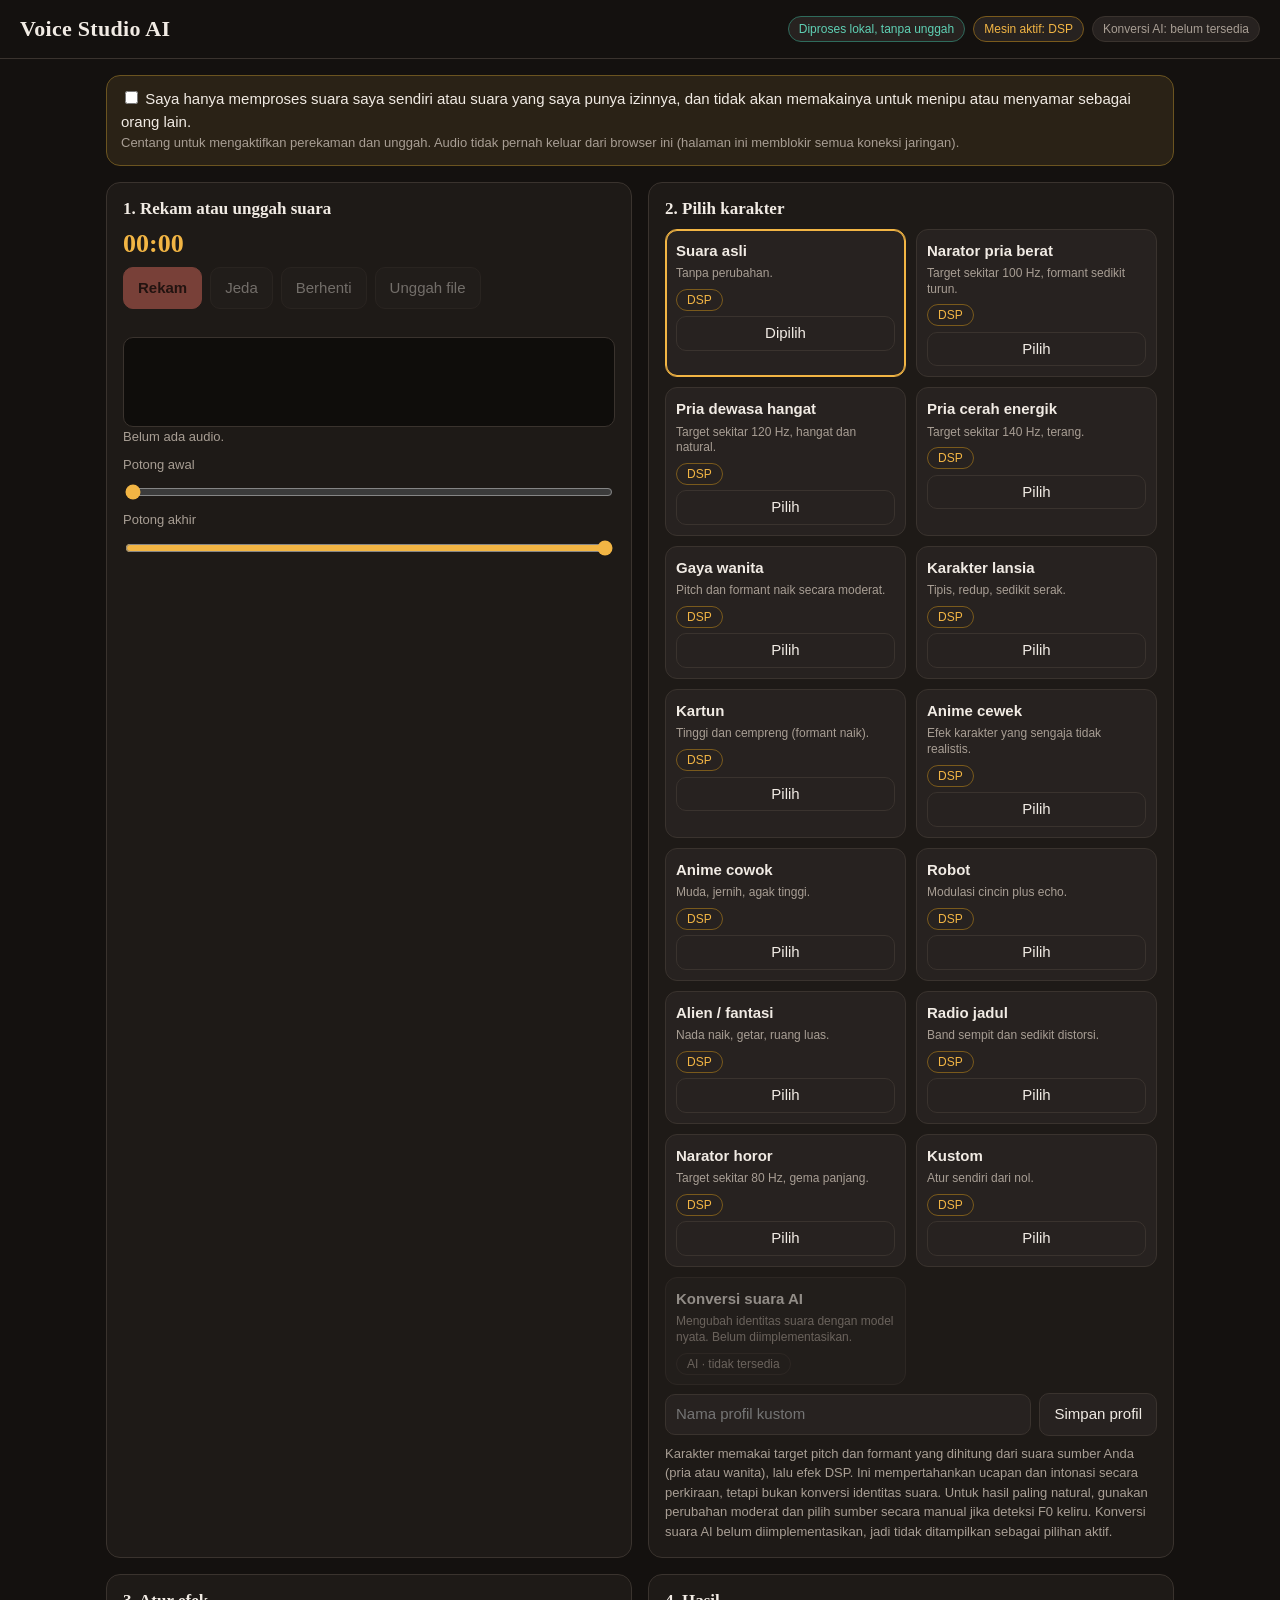
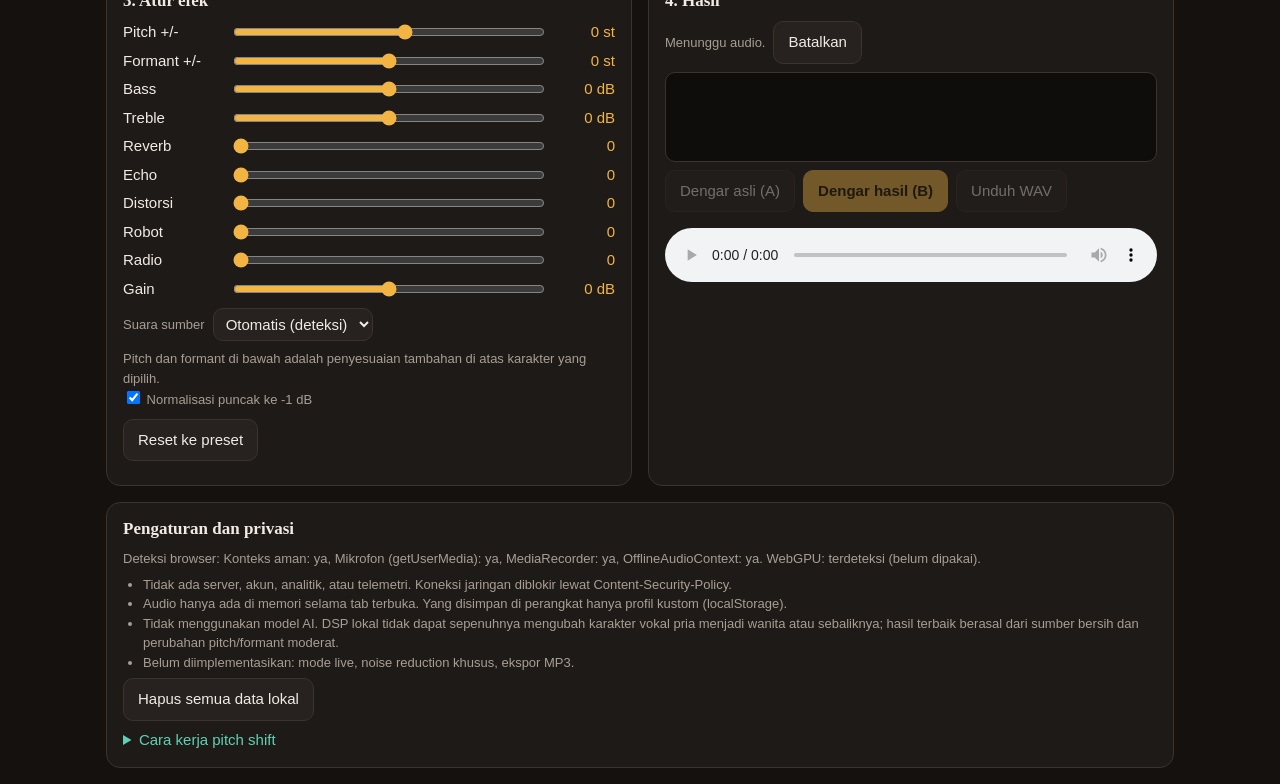
<file: project/audio/voicelab.html>
<!DOCTYPE html>
<html lang="id">
<head>
<meta charset="utf-8">
<meta name="viewport" content="width=device-width, initial-scale=1">
<meta http-equiv="Content-Security-Policy" content="default-src 'none'; script-src 'unsafe-inline'; style-src 'unsafe-inline'; media-src blob:; img-src data:; connect-src 'none'">
<title>Voice Studio AI</title>
<style>
:root{--bg:#14110f;--panel:#1e1a17;--panel2:#272220;--line:#3a332e;--tx:#f1ebe4;--mu:#a89e94;--ac:#f2b544;--ac2:#5fd0b4;--bad:#ff7a6b;--r:14px}
*{box-sizing:border-box}
body{margin:0;background:var(--bg);color:var(--tx);font:15px/1.5 "Trebuchet MS",Verdana,sans-serif}
header{display:flex;flex-wrap:wrap;gap:10px;align-items:center;justify-content:space-between;padding:16px 20px;border-bottom:1px solid var(--line)}
h1{margin:0;font:700 22px Georgia,serif;letter-spacing:.3px}
h2{margin:0 0 10px;font:700 17px Georgia,serif}
.badges{display:flex;gap:8px;flex-wrap:wrap}
.b{font-size:12px;padding:3px 10px;border-radius:99px;background:var(--panel2);border:1px solid var(--line);color:var(--mu)}
.b.ok{color:var(--ac2);border-color:#2f6b5c}.b.dsp{color:var(--ac);border-color:#7a5a1c}.b.ai{color:var(--mu)}
main{max-width:1100px;margin:0 auto;padding:16px;display:grid;gap:16px;grid-template-columns:1fr}
@media(min-width:900px){main{grid-template-columns:1fr 1fr}.wide{grid-column:1/-1}}
section{background:var(--panel);border:1px solid var(--line);border-radius:var(--r);padding:16px}
button,label.btn{font:inherit;cursor:pointer;background:var(--panel2);color:var(--tx);border:1px solid var(--line);border-radius:10px;padding:9px 14px;display:inline-block}
button:hover:not(:disabled),label.btn:hover{border-color:var(--ac)}
button:disabled{opacity:.4;cursor:not-allowed}
button.pri{background:var(--ac);color:#201808;border-color:var(--ac);font-weight:700}
button.rec{background:var(--bad);color:#2a0b07;border-color:var(--bad);font-weight:700}
:focus-visible{outline:2px solid var(--ac2);outline-offset:2px}
.row{display:flex;flex-wrap:wrap;gap:8px;align-items:center;margin:8px 0}
canvas{width:100%;height:90px;background:#0f0d0b;border-radius:10px;display:block;border:1px solid var(--line)}
.mu{color:var(--mu);font-size:13px}
.err{color:var(--bad);font-size:14px;margin:6px 0;min-height:1em}
.grid{display:grid;grid-template-columns:repeat(auto-fill,minmax(160px,1fr));gap:10px}
.card{text-align:left;padding:10px;border-radius:12px;background:var(--panel2);border:1px solid var(--line);position:relative}
.card.sel{border-color:var(--ac);box-shadow:0 0 0 1px var(--ac) inset}
.card b{display:block;margin-bottom:2px}.card span.mu{display:block;margin:4px 0 6px;font-size:12px;line-height:1.3}
.card.off{opacity:.55;cursor:not-allowed}
.x{position:absolute;right:6px;top:6px;padding:0 7px;border-radius:6px;font-size:12px}
.sl{display:grid;grid-template-columns:100px 1fr 64px;gap:8px;align-items:center;margin:6px 0}
.sl output{text-align:right;color:var(--ac);font-variant-numeric:tabular-nums}
input[type=range]{width:100%;accent-color:var(--ac)}
input[type=text]{font:inherit;background:var(--panel2);color:var(--tx);border:1px solid var(--line);border-radius:10px;padding:8px 10px;min-width:0;flex:1}
progress{width:100%;height:8px;accent-color:var(--ac2)}
audio{width:100%;margin-top:8px}
.consent{background:#2a2216;border:1px solid #6b5420;border-radius:var(--r);padding:12px 14px;grid-column:1/-1}
.tm{font:700 26px Georgia,serif;color:var(--ac);font-variant-numeric:tabular-nums}
details{margin-top:8px}summary{cursor:pointer;color:var(--ac2)}
ul{margin:6px 0;padding-left:20px}
@media(prefers-reduced-motion:no-preference){.rec.on{animation:p 1.2s infinite}@keyframes p{50%{opacity:.6}}}
</style>
</head>
<body>
<header>
  <h1>Voice Studio AI</h1>
  <div class="badges">
    <span class="b ok">Diproses lokal, tanpa unggah</span>
    <span class="b dsp">Mesin aktif: DSP</span>
    <span class="b ai">Konversi AI: belum tersedia</span>
  </div>
</header>

<main>
<div class="consent">
  <label><input type="checkbox" id="consent"> Saya hanya memproses suara saya sendiri atau suara yang saya punya izinnya, dan tidak akan memakainya untuk menipu atau menyamar sebagai orang lain.</label>
  <div class="mu">Centang untuk mengaktifkan perekaman dan unggah. Audio tidak pernah keluar dari browser ini (halaman ini memblokir semua koneksi jaringan).</div>
</div>

<section>
  <h2>1. Rekam atau unggah suara</h2>
  <div class="tm" id="timer">00:00</div>
  <div class="row">
    <button id="bRec" class="rec" disabled>Rekam</button>
    <button id="bPause" disabled>Jeda</button>
    <button id="bStop" disabled>Berhenti</button>
    <label class="btn" id="upLbl">Unggah file<input id="file" type="file" accept="audio/*" hidden disabled></label>
  </div>
  <div class="err" id="err" role="alert"></div>
  <canvas id="cvO" aria-label="Gelombang audio asli"></canvas>
  <div class="mu" id="info">Belum ada audio.</div>
  <div class="row">
    <span class="mu">Potong awal</span><input type="range" id="t0" min="0" max="1000" value="0">
  </div>
  <div class="row">
    <span class="mu">Potong akhir</span><input type="range" id="t1" min="0" max="1000" value="1000">
  </div>
</section>

<section>
  <h2>2. Pilih karakter</h2>
  <div class="grid" id="cards"></div>
  <div class="row">
    <input type="text" id="pname" placeholder="Nama profil kustom" maxlength="30" aria-label="Nama profil kustom">
    <button id="bSave">Simpan profil</button>
  </div>
  <div class="mu">Karakter memakai target pitch dan formant yang dihitung dari suara sumber Anda (pria atau wanita), lalu efek DSP. Ini mempertahankan ucapan dan intonasi secara perkiraan, tetapi bukan konversi identitas suara. Untuk hasil paling natural, gunakan perubahan moderat dan pilih sumber secara manual jika deteksi F0 keliru. Konversi suara AI belum diimplementasikan, jadi tidak ditampilkan sebagai pilihan aktif.</div>
</section>

<section>
  <h2>3. Atur efek</h2>
  <div id="sliders"></div>
  <div class="row"><label for="srcv" class="mu">Suara sumber</label>
    <select id="srcv" style="font:inherit;background:var(--panel2);color:var(--tx);border:1px solid var(--line);border-radius:10px;padding:6px 8px">
      <option value="auto">Otomatis (deteksi)</option><option value="120">Pria (120 Hz)</option><option value="210">Wanita (210 Hz)</option></select></div>
  <div class="mu">Pitch dan formant di bawah adalah penyesuaian tambahan di atas karakter yang dipilih.</div>
  <label class="mu"><input type="checkbox" id="norm" checked> Normalisasi puncak ke -1 dB</label>
  <div class="row"><button id="bReset">Reset ke preset</button></div>
</section>

<section>
  <h2>4. Hasil</h2>
  <progress id="prog" value="0" max="1" hidden></progress>
  <div class="row"><span class="mu" id="status">Menunggu audio.</span><button id="bCancel" hidden>Batalkan</button></div>
  <canvas id="cvP" aria-label="Gelombang hasil"></canvas>
  <div class="row">
    <button id="bA" disabled>Dengar asli (A)</button>
    <button id="bB" class="pri" disabled>Dengar hasil (B)</button>
    <a id="dl" download="voice.wav"><button id="bDl" disabled>Unduh WAV</button></a>
  </div>
  <audio id="player" controls></audio>
  <div class="mu" id="fmt"></div>
</section>

<section class="wide">
  <h2>Pengaturan dan privasi</h2>
  <div class="mu" id="caps"></div>
  <ul class="mu">
    <li>Tidak ada server, akun, analitik, atau telemetri. Koneksi jaringan diblokir lewat Content-Security-Policy.</li>
    <li>Audio hanya ada di memori selama tab terbuka. Yang disimpan di perangkat hanya profil kustom (localStorage).</li>
    <li>Tidak menggunakan model AI. DSP lokal tidak dapat sepenuhnya mengubah karakter vokal pria menjadi wanita atau sebaliknya; hasil terbaik berasal dari sumber bersih dan perubahan pitch/formant moderat.</li><li>Belum diimplementasikan: mode live, noise reduction khusus, ekspor MP3.</li>
  </ul>
  <button id="bClear">Hapus semua data lokal</button>
  <details><summary>Cara kerja pitch shift</summary>
  <div class="mu">Pitch diubah dengan WSOLA lalu resampling, sedangkan formant diperkirakan melalui envelope spektrum berbasis cepstrum. Algoritma ini berjalan lokal tanpa model AI, tetapi bukan pemodelan saluran vokal. Perubahan besar dapat terdengar artifisial dan DSP tidak dapat menjamin perubahan gender suara yang meyakinkan pada semua rekaman.</div></details>
</section>
</main>

<script>
"use strict";
const $=id=>document.getElementById(id);
const PRESETS=[
 {id:"orig",n:"Suara asli",d:"Tanpa perubahan.",p:{}},
 {id:"deep",n:"Narator pria berat",d:"Target sekitar 100 Hz, formant sedikit turun.",p:{tf:100,fx:-.35,bass:2,treble:-1,reverb:.04}},
 {id:"warm",n:"Pria dewasa hangat",d:"Target sekitar 120 Hz, hangat dan natural.",p:{tf:120,fx:-.1,bass:1,treble:-.5,reverb:.03}},
 {id:"bright",n:"Pria cerah energik",d:"Target sekitar 140 Hz, terang.",p:{tf:140,fx:.5,treble:3}},
 {id:"female",n:"Gaya wanita",d:"Pitch dan formant naik secara moderat.",p:{tf:190,fx:.45,bass:-1.5,treble:1}},
 {id:"elder",n:"Karakter lansia",d:"Tipis, redup, sedikit serak.",p:{pitch:1,bass:-3,treble:-5,distortion:.04}},
 {id:"cartoon",n:"Kartun",d:"Tinggi dan cempreng (formant naik).",p:{tf:240,fx:2.5,treble:4}},
 {id:"anime_f",n:"Anime cewek",d:"Efek karakter yang sengaja tidak realistis.",p:{tf:260,fx:1.2,treble:2,bass:-2,reverb:.05}},
 {id:"anime_m",n:"Anime cowok",d:"Muda, jernih, agak tinggi.",p:{tf:170,fx:1,treble:3,bass:-2,reverb:.08}},
 {id:"robot",n:"Robot",d:"Modulasi cincin plus echo.",p:{robot:1,treble:2,echo:.15}},
 {id:"alien",n:"Alien / fantasi",d:"Nada naik, getar, ruang luas.",p:{pitch:5,fx:1,robot:.5,reverb:.5,echo:.3}},
 {id:"radio",n:"Radio jadul",d:"Band sempit dan sedikit distorsi.",p:{radio:1,distortion:.15,bass:-6}},
 {id:"horror",n:"Narator horor",d:"Target sekitar 80 Hz, gema panjang.",p:{tf:80,fx:-1,reverb:.6,echo:.25,bass:4,treble:-4}},
 {id:"custom",n:"Kustom",d:"Atur sendiri dari nol.",p:{}}
];
const DEF={tf:0,fx:0,pitch:0,formant:0,bass:0,treble:0,reverb:0,echo:0,distortion:0,robot:0,radio:0,gain:0};
const SL=[["pitch","Pitch +/-",-10,8,.5,"st"],["formant","Formant +/-",-5,5,.5,"st"],["bass","Bass",-12,12,1,"dB"],["treble","Treble",-12,12,1,"dB"],["reverb","Reverb",0,1,.05,""],["echo","Echo",0,1,.05,""],["distortion","Distorsi",0,1,.05,""],["robot","Robot",0,1,.05,""],["radio","Radio",0,1,.05,""],["gain","Gain",-12,12,1,"dB"]];
const S={f0:null,data:null,sr:44100,name:"",trim:[0,1],preset:"orig",params:{...DEF},saved:[],token:0,urls:{o:null,p:null},cur:"B",rec:null,stream:null,tick:null,timer:null,deb:null};
let AC=null;
const ac=()=>AC||(AC=new(window.AudioContext||window.webkitAudioContext)());
const MAXMB=100,MAXSEC=600,PMIN=-10,PMAX=8,FMAX=5;

function err(m){$("err").textContent=m||""}
function fmtT(s){s=Math.floor(s);return String(Math.floor(s/60)).padStart(2,"0")+":"+String(s%60).padStart(2,"0")}

// ---------- capabilities ----------
(function(){
 const c=[["Konteks aman",window.isSecureContext],["Mikrofon (getUserMedia)",!!(navigator.mediaDevices&&navigator.mediaDevices.getUserMedia)],["MediaRecorder",!!window.MediaRecorder],["OfflineAudioContext",!!(window.OfflineAudioContext||window.webkitOfflineAudioContext)]];
 $("caps").textContent="Deteksi browser: "+c.map(x=>x[0]+": "+(x[1]?"ya":"tidak")).join(", ")+". WebGPU: "+(navigator.gpu?"terdeteksi (belum dipakai)":"tidak tersedia")+".";
 if(!window.MediaRecorder||!(navigator.mediaDevices&&navigator.mediaDevices.getUserMedia))err("Perekaman tidak didukung di sini (butuh HTTPS atau localhost). Anda tetap bisa mengunggah file.");
})();

// ---------- consent ----------
$("consent").onchange=e=>{const on=e.target.checked;$("bRec").disabled=!on||!window.MediaRecorder;$("file").disabled=!on;$("upLbl").style.opacity=on?1:.4};
$("upLbl").style.opacity=.4;

// ---------- recording ----------
$("bRec").onclick=async()=>{
 err("");
 try{
  S.stream=await navigator.mediaDevices.getUserMedia({audio:{echoCancellation:true,noiseSuppression:true}});
 }catch(e){
  err(e.name==="NotAllowedError"?"Izin mikrofon ditolak. Aktifkan izin mikrofon di pengaturan situs browser, lalu coba lagi.":e.name==="NotFoundError"?"Mikrofon tidak ditemukan. Sambungkan mikrofon, lalu coba lagi.":"Mikrofon gagal dibuka: "+e.message);return;
 }
 const chunks=[];const r=new MediaRecorder(S.stream);S.rec=r;
 r.ondataavailable=e=>{if(e.data.size)chunks.push(e.data)};
 r.onstop=async()=>{
  clearInterval(S.tick);S.stream.getTracks().forEach(t=>t.stop());
  $("bRec").classList.remove("on");setRecUI(false);
  await load(new Blob(chunks,{type:r.mimeType||"audio/webm"}),"rekaman");
 };
 const t0=Date.now();let paused=0,ps=0;
 S.tick=setInterval(()=>{if(r.state==="recording")$("timer").textContent=fmtT((Date.now()-t0-paused)/1e3)},250);
 r.onpause=()=>{ps=Date.now()};r.onresume=()=>{paused+=Date.now()-ps};
 r.start();setRecUI(true);$("bRec").classList.add("on");
};
function setRecUI(on){$("bRec").disabled=on||!$("consent").checked;$("bStop").disabled=!on;$("bPause").disabled=!on||!(window.MediaRecorder&&MediaRecorder.prototype.pause)}
$("bPause").onclick=()=>{const r=S.rec;if(!r)return;if(r.state==="recording"){r.pause();$("bPause").textContent="Lanjut"}else{r.resume();$("bPause").textContent="Jeda"}};
$("bStop").onclick=()=>{if(S.rec&&S.rec.state!=="inactive"){$("bPause").textContent="Jeda";S.rec.stop()}};

// ---------- upload / decode ----------
$("file").onchange=async e=>{
 const f=e.target.files[0];e.target.value="";if(!f)return;err("");
 if(f.size>MAXMB*1048576){err("File terlalu besar (maksimum "+MAXMB+" MB).");return}
 if(f.type&&!f.type.startsWith("audio/")&&!/\.(wav|mp3|m4a|webm|ogg|aac|flac)$/i.test(f.name)){err("Format tidak didukung. Gunakan WAV, MP3, M4A, WebM, atau OGG.");return}
 await load(f,f.name);
};
async function load(blob,name){
 try{
  const buf=await ac().decodeAudioData(await blob.arrayBuffer());
  if(buf.duration>MAXSEC){err("Audio terlalu panjang (maksimum "+MAXSEC/60+" menit).");return}
  const n=buf.length,m=new Float32Array(n);
  for(let c=0;c<buf.numberOfChannels;c++){const d=buf.getChannelData(c);for(let i=0;i<n;i++)m[i]+=d[i]/buf.numberOfChannels}
  S.data=m;S.sr=buf.sampleRate;S.name=name;S.trim=[0,1];$("t0").value=0;$("t1").value=1000;
  $("info").textContent=name+" · "+buf.duration.toFixed(1)+" detik · "+buf.sampleRate+" Hz · "+buf.numberOfChannels+" kanal (diproses sebagai mono)";
  $("timer").textContent=fmtT(buf.duration);
  S.f0=detectF0(m,S.sr);
  $("info").textContent+=S.f0?" · F0 terdeteksi ≈ "+Math.round(S.f0)+" Hz (kisaran suara "+(S.f0<165?"pria":"wanita")+")":" · F0 tidak terdeteksi, pilih suara sumber manual";
  schedule(0);
 }catch(e){err("File tidak bisa dibaca atau rusak. Coba file lain atau format WAV/MP3.")}
}

// ---------- WAV ----------
function wavBlob(x,sr){
 const n=x.length,b=new ArrayBuffer(44+n*2),v=new DataView(b);
 const s=(o,t)=>{for(let i=0;i<t.length;i++)v.setUint8(o+i,t.charCodeAt(i))};
 s(0,"RIFF");v.setUint32(4,36+n*2,true);s(8,"WAVEfmt ");v.setUint32(16,16,true);v.setUint16(20,1,true);v.setUint16(22,1,true);
 v.setUint32(24,sr,true);v.setUint32(28,sr*2,true);v.setUint16(32,2,true);v.setUint16(34,16,true);s(36,"data");v.setUint32(40,n*2,true);
 for(let i=0;i<n;i++){const q=Math.max(-1,Math.min(1,x[i]));v.setInt16(44+i*2,q<0?q*32768:q*32767,true)}
 return new Blob([b],{type:"audio/wav"});
}

// ---------- pitch shift (WSOLA + resample) ----------
const tick=()=>new Promise(r=>setTimeout(r,0));
async function stretch(x,f,tok,onp){
 // WSOLA: pick the input segment that best continues the previous one (at prev+HO).
 const W=1024,HO=512,HI=HO/f,TOL=256;
 const hann=new Float32Array(W);
 for(let i=0;i<W;i++)hann[i]=.5-.5*Math.cos(2*Math.PI*i/(W-1));
 const L=Math.ceil(x.length*f)+W,out=new Float32Array(L),weight=new Float32Array(L);
 let prev=0;
 for(let i=0;;i++){
  const o=i*HO;if(o+W>=L)break;
  const expected=Math.round(i*HI);let best=expected;
  if(i>0){
   const refStart=prev+HO;let bestScore=-Infinity;
   for(let d=-TOL;d<=TOL;d+=2){
    const p=expected+d;
    if(p<0||p+W>=x.length||refStart+W>=x.length)continue;
    let dot=0,aa=1e-12,bb=1e-12;
    for(let k=0;k<W;k+=4){const a=x[p+k],b=x[refStart+k];dot+=a*b;aa+=a*a;bb+=b*b}
    const score=dot/Math.sqrt(aa*bb);
    if(score>bestScore){bestScore=score;best=p}
   }
  }
  best=Math.max(0,Math.min(best,Math.max(0,x.length-W)));
  for(let k=0;k<W;k++){const w=hann[k];out[o+k]+=x[best+k]*w;weight[o+k]+=w}
  prev=best;
  if(i%120===0){if(tok!==S.token)return null;onp(Math.min(1,o/L));await tick()}
 }
 for(let i=0;i<L;i++)if(weight[i]>1e-4)out[i]/=weight[i];
 return out;
}
async function pitchShift(x,r,tok,onp){
 const st=await stretch(x,r,tok,onp);if(!st)return null;
 const n=Math.floor(x.length),y=new Float32Array(n);
 for(let j=0;j<n;j++){const p=j*r,i=Math.floor(p),fr=p-i;y[j]=(st[i]||0)*(1-fr)+(st[i+1]||0)*fr}
 return y;
}

// ---------- FFT, F0, formant warp ----------
function fft(re,im,inv){
 const n=re.length;
 for(let i=1,j=0;i<n;i++){let b=n>>1;for(;j&b;b>>=1)j^=b;j^=b;if(i<j){let t=re[i];re[i]=re[j];re[j]=t;t=im[i];im[i]=im[j];im[j]=t}}
 for(let len=2;len<=n;len<<=1){
  const a=2*Math.PI/len*(inv?1:-1),wr=Math.cos(a),wi=Math.sin(a),h=len>>1;
  for(let i=0;i<n;i+=len){let cr=1,ci=0;
   for(let j=0;j<h;j++){const u=i+j,v=u+h,tr=re[v]*cr-im[v]*ci,ti=re[v]*ci+im[v]*cr;
    re[v]=re[u]-tr;im[v]=im[u]-ti;re[u]+=tr;im[u]+=ti;const nr=cr*wr-ci*wi;ci=cr*wi+ci*wr;cr=nr}}
 }
 if(inv)for(let i=0;i<n;i++){re[i]/=n;im[i]/=n}
}
function detectF0(x,sr){
 const D=Math.max(1,Math.round(sr/16000)),fs=sr/D,n=Math.floor(x.length/D),y=new Float32Array(n);
 for(let i=0;i<n;i++){let a=0;for(let k=0;k<D;k++)a+=x[i*D+k];y[i]=a/D}
 let g=0;for(let i=0;i<n;i++)g+=y[i]*y[i];g=Math.sqrt(g/n);
 const W=Math.round(fs*.04),mn=Math.round(fs/400),mx=Math.round(fs/70),hop=Math.round(fs*.03),f=[],r=new Float32Array(mx+2);
 for(let s=0;s+W+mx+1<n;s+=hop){
  let e0=0;for(let i=0;i<W;i++)e0+=y[s+i]*y[s+i];
  if(e0/W<g*g*.25)continue;
  let best=0;
  for(let l=mn-1;l<=mx+1;l++){let c=0,e1=0;for(let i=0;i<W;i+=2){c+=y[s+i]*y[s+i+l];e1+=y[s+i+l]*y[s+i+l]}
   r[l]=c/Math.sqrt(e0/2*e1+1e-12);if(l>=mn&&l<=mx&&r[l]>best)best=r[l]}
  if(best<.6)continue;
  for(let l=mn;l<=mx;l++)if(r[l]>=best*.9&&r[l]>=r[l-1]&&r[l]>=r[l+1]){f.push(fs/l);break}
 }
 if(f.length<5)return null;
 f.sort((a,b)=>a-b);return f[f.length>>1];
}
async function formantWarp(x,w,sr,tok,onp){
 // Cepstral spectral-envelope shift: approximate formant adjustment, not a vocal-tract model.
 const N=2048,H=512,nl=Math.max(8,Math.min(Math.round(sr/700),N>>3));
 const win=new Float64Array(N);
 for(let i=0;i<N;i++)win[i]=.5-.5*Math.cos(2*Math.PI*i/(N-1));
 const out=new Float32Array(x.length),weight=new Float32Array(x.length);
 const re=new Float64Array(N),im=new Float64Array(N),envR=new Float64Array(N),envI=new Float64Array(N),half=N>>1,gain=new Float64Array(half+1);
 let fr=0;
 for(let pos=-N+H;pos<x.length;pos+=H,fr++){
  for(let i=0;i<N;i++){const k=pos+i;re[i]=(k>=0&&k<x.length?x[k]:0)*win[i];im[i]=0}
  fft(re,im,false);
  for(let k=0;k<N;k++){envR[k]=Math.log(Math.hypot(re[k],im[k])+1e-7);envI[k]=0}
  fft(envR,envI,true);
  for(let q=nl+1;q<N-nl;q++){envR[q]=0;envI[q]=0}
  fft(envR,envI,false);
  for(let k=0;k<=half;k++){
   const source=k/w,idx=Math.floor(source),frac=source-idx;
   const e=(idx>=half)?envR[half]:envR[idx]*(1-frac)+envR[Math.min(half,idx+1)]*frac;
   gain[k]=Math.max(.25,Math.min(4,Math.exp(Math.max(-1.4,Math.min(1.4,e-envR[k])))));
  }
  for(let k=0;k<=half;k++){re[k]*=gain[k];im[k]*=gain[k];if(k>0&&k<half){re[N-k]*=gain[k];im[N-k]*=gain[k]}}
  fft(re,im,true);
  for(let i=0;i<N;i++){const k=pos+i;if(k>=0&&k<x.length){const w=win[i];out[k]+=re[i]*w;weight[k]+=w*w}}
  if(fr%32===0){if(tok!==S.token)return null;onp(Math.min(1,Math.max(0,pos/x.length)));await tick()}
 }
 for(let i=0;i<out.length;i++)if(weight[i]>1e-6)out[i]/=weight[i];
 return out;
}

// ---------- effects graph (offline render) ----------
function impulse(ctx,sec){
 const n=Math.floor(ctx.sampleRate*sec),b=ctx.createBuffer(1,n,ctx.sampleRate),d=b.getChannelData(0);
 for(let i=0;i<n;i++)d[i]=(Math.random()*2-1)*Math.pow(1-i/n,2.5);
 return b;
}
async function render(x,sr,p){
 const SR=48000,tail=(p.reverb>0||p.echo>0)?2.5:.1;
 const off=new OfflineAudioContext(1,Math.ceil((x.length/sr+tail)*SR),SR);
 const b=off.createBuffer(1,x.length,sr);b.copyToChannel(x,0);
 const src=off.createBufferSource();src.buffer=b;
 const G=v=>{const g=off.createGain();g.gain.value=v;return g};
 let node=src;
 if(p.robot>0){
  const dry=G(1-p.robot),ring=G(0),wet=G(p.robot),sum=G(1),osc=off.createOscillator();
  osc.frequency.value=70;osc.connect(ring.gain);osc.start();
  src.connect(dry);src.connect(ring);ring.connect(wet);dry.connect(sum);wet.connect(sum);node=sum;
 }
 const lo=off.createBiquadFilter();lo.type="lowshelf";lo.frequency.value=200;lo.gain.value=p.bass;
 const hi=off.createBiquadFilter();hi.type="highshelf";hi.frequency.value=3500;hi.gain.value=p.treble;
 node.connect(lo);lo.connect(hi);node=hi;
 if(p.radio>0){
  const hp=off.createBiquadFilter();hp.type="highpass";hp.frequency.value=300+p.radio*200;
  const lp=off.createBiquadFilter();lp.type="lowpass";lp.frequency.value=4000-p.radio*1200;
  const pk=off.createBiquadFilter();pk.type="peaking";pk.frequency.value=1500;pk.gain.value=5*p.radio;
  node.connect(hp);hp.connect(pk);pk.connect(lp);node=lp;
 }
 if(p.distortion>0){
  const ws=off.createWaveShaper(),k=1+p.distortion*20,c=new Float32Array(2048);
  for(let i=0;i<2048;i++){const v=i/1024-1;c[i]=Math.tanh(v*k)/Math.tanh(k)}
  ws.curve=c;node.connect(ws);node=ws;
 }
 const out=G(1);node.connect(out);
 if(p.echo>0){
  const d=off.createDelay(1);d.delayTime.value=.28;const fb=G(.4),wet=G(p.echo);
  node.connect(d);d.connect(fb);fb.connect(d);d.connect(wet);wet.connect(out);
 }
 if(p.reverb>0){
  const cv=off.createConvolver();cv.buffer=impulse(off,2);const wet=G(p.reverb*1.2);
  node.connect(cv);cv.connect(wet);wet.connect(out);
 }
 out.connect(off.destination);src.start();
 return (await off.startRendering()).getChannelData(0);
}

// ---------- pipeline ----------
function schedule(ms){clearTimeout(S.deb);S.deb=setTimeout(run,ms)}
function setStatus(t,prog){$("status").textContent=t;$("prog").hidden=prog==null;if(prog!=null)$("prog").value=prog;$("bCancel").hidden=prog==null}
$("bCancel").onclick=()=>{S.token++;setStatus("Dibatalkan.",null)};
async function run(){
 if(!S.data)return;
 const tok=++S.token,p=S.params,t0=performance.now();
 const a=Math.floor(S.trim[0]*S.data.length),b=Math.floor(S.trim[1]*S.data.length);
 const seg=S.data.subarray(a,b);
 if(seg.length<2048){setStatus("Rentang potong terlalu pendek.",null);return}
 setStatus("Memproses…",0);err("");
 try{
  const sel=$("srcv").value,src=sel==="auto"?(S.f0||140):+sel;
  let ap=p.tf?12*Math.log2(p.tf/src):0;
  if(Math.abs(ap)<1)ap=0;
  const raw=ap+p.pitch,pitchSt=Math.max(PMIN,Math.min(PMAX,raw)),lim=Math.abs(raw-pitchSt)>.05;
  const fmSt=Math.max(-FMAX,Math.min(FMAX,.25*pitchSt+p.fx+p.formant));
  const info=(lim?"⚠ Target pitch melewati batas ("+PMIN+" sampai +"+PMAX+" st), hasil dibatasi. ":"")+"Sumber ≈ "+Math.round(src)+" Hz"+(p.tf?" → target "+p.tf+" Hz":"")+" · hasil ≈ "+Math.round(src*Math.pow(2,pitchSt/12))+" Hz · pitch "+pitchSt.toFixed(1)+" st · formant "+fmSt.toFixed(1)+" st · ";
  let x=seg;
  if(Math.abs(pitchSt)>.01){
   x=await pitchShift(seg,Math.pow(2,pitchSt/12),tok,v=>setStatus("Mengubah pitch…",v*.5));
   if(!x||tok!==S.token)return;
  }
  if(Math.abs(fmSt-pitchSt)>.05){
   x=await formantWarp(x,Math.pow(2,(fmSt-pitchSt)/12),S.sr,tok,v=>setStatus("Mengubah formant…",.5+v*.35));
   if(!x||tok!==S.token)return;
  }
  setStatus("Menerapkan efek…",.9);await tick();
  let y=await render(x,S.sr,p);
  if(tok!==S.token)return;
  if($("norm").checked){let pk=0;for(let i=0;i<y.length;i++)pk=Math.max(pk,Math.abs(y[i]));if(pk>0){const g=.89/pk;for(let i=0;i<y.length;i++)y[i]*=g}}
  const gg=Math.pow(10,p.gain/20);if(gg!==1)for(let i=0;i<y.length;i++)y[i]=Math.max(-1,Math.min(1,y[i]*gg));
  freeUrls();
  S.urls.o=URL.createObjectURL(wavBlob(seg,S.sr));
  S.urls.p=URL.createObjectURL(wavBlob(y,48000));
  $("dl").href=S.urls.p;$("dl").download="voice-studio-"+S.preset+".wav";
  draw($("cvP"),y);draw($("cvO"),S.data,true);
  $("fmt").textContent=info+"Keluaran: WAV 16-bit · 48000 Hz · mono · "+(y.length/48000).toFixed(2)+" detik · selesai dalam "+((performance.now()-t0)/1e3).toFixed(1)+" dtk";
  ["bA","bB","bDl"].forEach(i=>$(i).disabled=false);
  setStatus("Selesai. Hasil di bawah memakai graph yang sama dengan file unduhan.",null);
  play(S.cur,false);
 }catch(e){setStatus("Gagal.",null);err("Pemrosesan gagal: "+e.message+". Coba audio lebih pendek atau kurangi efek.")}
}
function freeUrls(){["o","p"].forEach(k=>{if(S.urls[k]){URL.revokeObjectURL(S.urls[k]);S.urls[k]=null}})}

// ---------- player ----------
function play(w,keep=true){
 const a=$("player"),t=keep?a.currentTime:0,was=!a.paused;
 S.cur=w;a.src=w==="A"?S.urls.o:S.urls.p;a.currentTime=t;if(was)a.play();
 $("bA").classList.toggle("pri",w==="A");$("bB").classList.toggle("pri",w==="B");
}
$("bA").onclick=()=>play("A");$("bB").onclick=()=>play("B");

// ---------- waveform ----------
function draw(cv,d,trimmed){
 const dpr=devicePixelRatio||1,w=cv.clientWidth*dpr,h=cv.clientHeight*dpr;cv.width=w;cv.height=h;
 const g=cv.getContext("2d");g.clearRect(0,0,w,h);g.fillStyle="#5fd0b4";
 const step=d.length/w;
 for(let x=0;x<w;x++){
  let mn=1,mx=-1;const s=Math.floor(x*step),e=Math.min(d.length,Math.floor((x+1)*step)+1);
  for(let i=s;i<e;i+=Math.max(1,Math.floor((e-s)/16))){const v=d[i];if(v<mn)mn=v;if(v>mx)mx=v}
  g.fillRect(x,h/2+mn*h/2*.9,1,Math.max(1,(mx-mn)*h/2*.9));
 }
 if(trimmed){g.fillStyle="rgba(20,17,15,.7)";g.fillRect(0,0,S.trim[0]*w,h);g.fillRect(S.trim[1]*w,0,w,h)}
}
function trimChange(){
 let a=$("t0").value/1000,b=$("t1").value/1000;
 if(b-a<.01){if(this===$("t0"))a=b-.01;else b=a+.01;$("t0").value=a*1000;$("t1").value=b*1000}
 S.trim=[a,b];if(S.data)draw($("cvO"),S.data,true);schedule(400);
}
$("t0").oninput=trimChange;$("t1").oninput=trimChange;

// ---------- presets & sliders ----------
function loadSaved(){try{S.saved=JSON.parse(localStorage.getItem("vsai.presets")||"[]")}catch(e){S.saved=[]}}
function persist(){try{localStorage.setItem("vsai.presets",JSON.stringify(S.saved))}catch(e){err("Penyimpanan lokal tidak tersedia di browser ini.")}}
function renderCards(){
 const el=$("cards");el.innerHTML="";
 const add=(id,n,d,badge,onSel,onDel)=>{
  const c=document.createElement("div");c.className="card"+(S.preset===id?" sel":"");
  c.innerHTML="<b></b><span class='mu'></span><span class='b "+(badge==="Kustom"?"":"dsp")+"'>"+badge+"</span>";
  c.children[0].textContent=n;c.children[1].textContent=d;
  const btn=document.createElement("button");btn.textContent=S.preset===id?"Dipilih":"Pilih";btn.style.cssText="margin-top:6px;width:100%;padding:5px";btn.onclick=onSel;c.appendChild(btn);
  if(onDel){const x=document.createElement("button");x.className="x";x.textContent="Hapus";x.setAttribute("aria-label","Hapus profil "+n);x.onclick=onDel;c.appendChild(x)}
  el.appendChild(c);
 };
 PRESETS.forEach(p=>add(p.id,p.n,p.d,"DSP",()=>choose(p.id,{...DEF,...p.p})));
 S.saved.forEach((s,i)=>add("u"+i,s.name,"Profil kustom tersimpan.","Kustom",()=>choose("u"+i,{...DEF,...s.params}),()=>{S.saved.splice(i,1);persist();renderCards()}));
 const ai=document.createElement("div");ai.className="card off";ai.innerHTML="<b>Konversi suara AI</b><span class='mu'>Mengubah identitas suara dengan model nyata. Belum diimplementasikan.</span><span class='b ai'>AI · tidak tersedia</span>";el.appendChild(ai);
}
function choose(id,p){S.preset=id;S.params=p;renderCards();syncSliders();schedule(0)}
function buildSliders(){
 const el=$("sliders");
 SL.forEach(([k,l,mn,mx,st,u])=>{
  const r=document.createElement("div");r.className="sl";
  r.innerHTML="<label for='s_"+k+"'>"+l+"</label><input type='range' id='s_"+k+"' min='"+mn+"' max='"+mx+"' step='"+st+"'><output></output>";
  const i=r.children[1],o=r.children[2];
  i.oninput=()=>{S.params[k]=+i.value;o.textContent=(+i.value).toFixed(st<1?2:0).replace(/\.?0+$/,"")+" "+u;schedule(500)};
  el.appendChild(r);
 });
}
function syncSliders(){SL.forEach(([k,,, ,st,u])=>{const i=$("s_"+k);i.value=S.params[k];i.nextElementSibling.textContent=(+S.params[k]).toFixed(2).replace(/\.?0+$/,"")+" "+u})}
$("bReset").onclick=()=>{const p=PRESETS.find(x=>x.id===S.preset);const u=S.preset[0]==="u"?S.saved[+S.preset.slice(1)].params:(p?p.p:{});S.params={...DEF,...u};syncSliders();schedule(0)};
$("bSave").onclick=()=>{
 const n=$("pname").value.trim();if(!n){err("Isi nama profil dulu.");return}
 if(!$("consent").checked){err("Centang pernyataan izin suara dulu.");return}
 S.saved.push({name:n,params:{...S.params}});persist();$("pname").value="";err("");renderCards();
};
$("norm").onchange=()=>schedule(0);$("srcv").onchange=()=>schedule(0);

// ---------- clear ----------
$("bClear").onclick=()=>{
 if(!confirm("Hapus audio di memori dan semua profil kustom tersimpan?"))return;
 S.token++;freeUrls();try{localStorage.removeItem("vsai.presets")}catch(e){}
 S.saved=[];S.data=null;S.preset="orig";S.params={...DEF};
 $("player").removeAttribute("src");$("player").load();
 ["cvO","cvP"].forEach(i=>{const c=$(i);c.getContext("2d").clearRect(0,0,c.width,c.height)});
 ["bA","bB","bDl"].forEach(i=>$(i).disabled=true);
 $("info").textContent="Belum ada audio.";$("fmt").textContent="";$("timer").textContent="00:00";
 setStatus("Data dihapus.",null);renderCards();syncSliders();
};

addEventListener("beforeunload",()=>{freeUrls();if(S.stream)S.stream.getTracks().forEach(t=>t.stop())});
loadSaved();buildSliders();renderCards();syncSliders();
</script>
</body>
</html>
</file>
